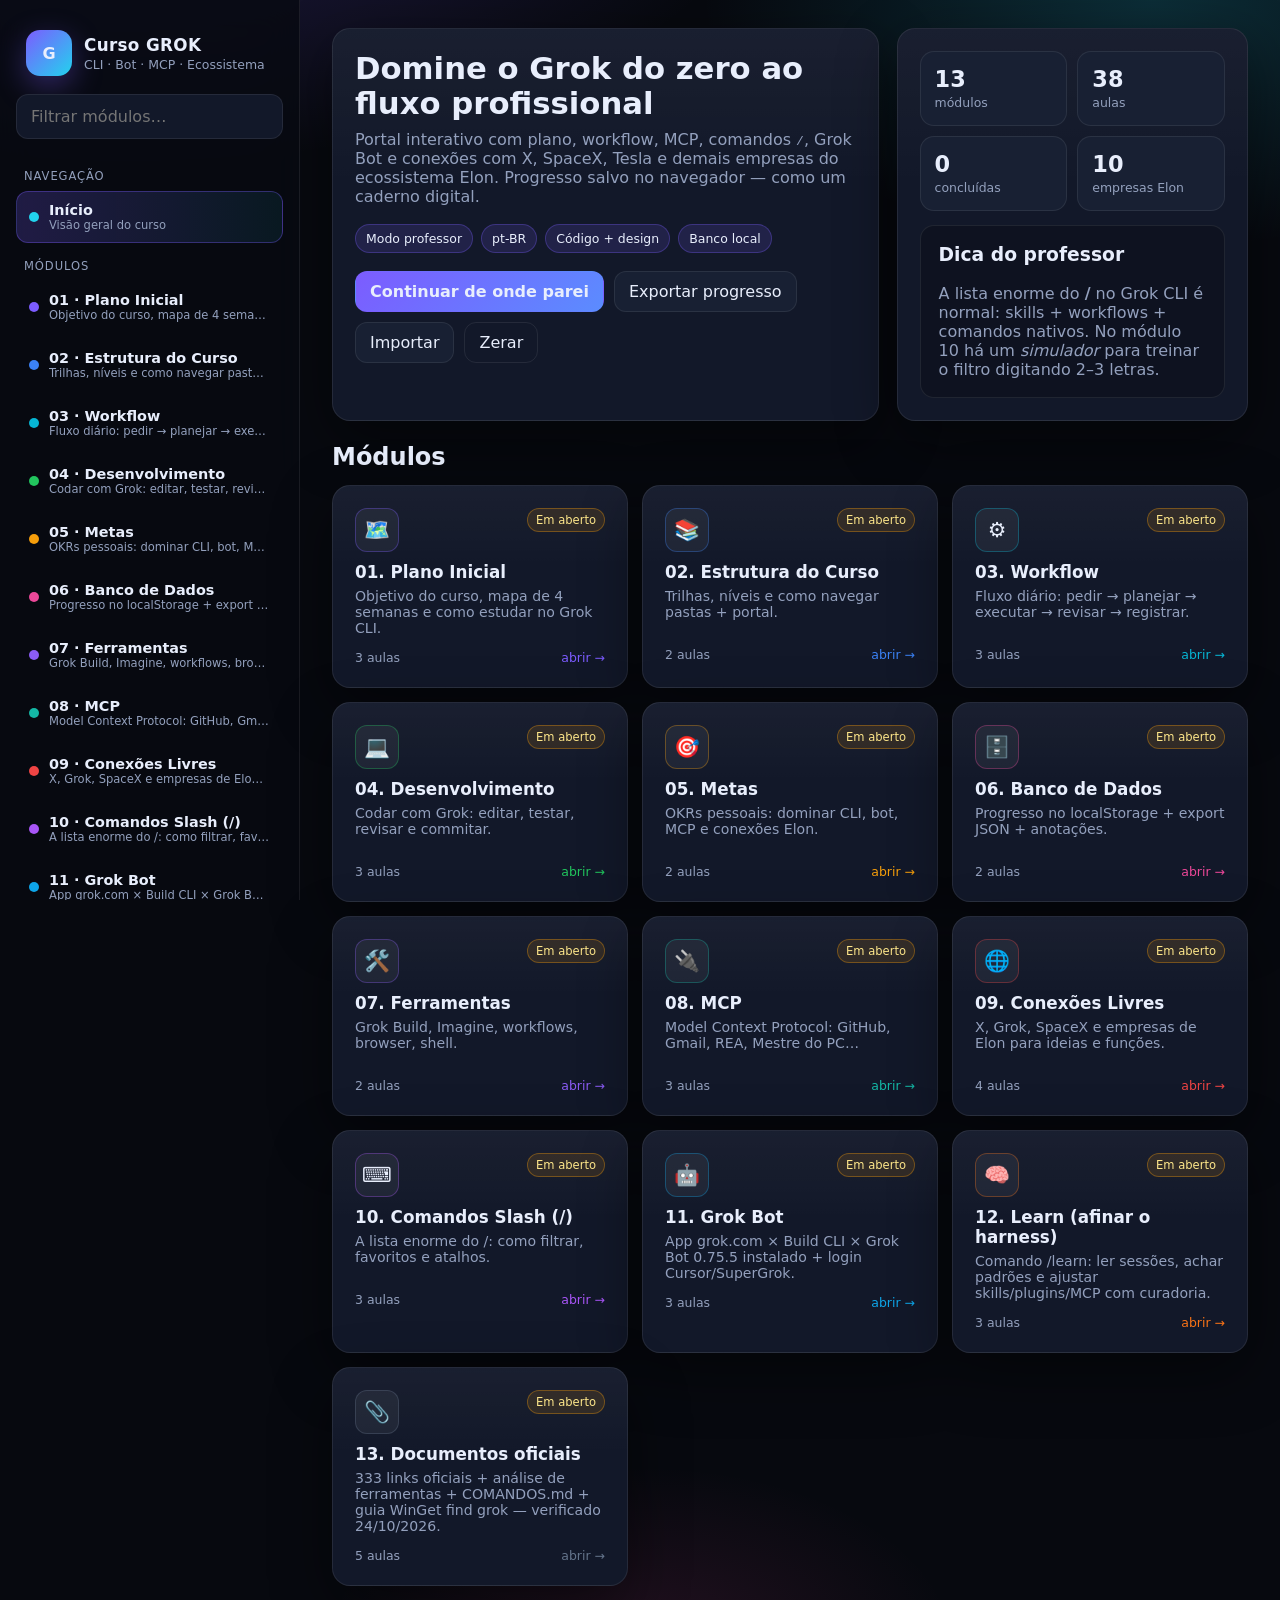
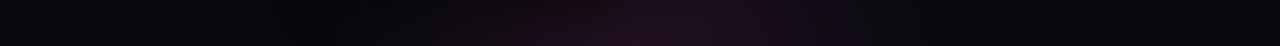
<file: index.html>
<!DOCTYPE html>
<html lang="pt-BR">
<head>
  <meta charset="UTF-8" />
  <meta name="viewport" content="width=device-width, initial-scale=1" />
  <title>Curso GROK — Portal de Aprendizagem</title>
  <meta name="description" content="Curso completo de Grok, Grok Bot, MCP, workflows e ecossistema Elon Musk." />
  <link rel="icon" href="./favicon.svg" type="image/svg+xml" />
  <link rel="stylesheet" href="./assets/css/curso.css" />
</head>
<body>
  <div class="app">
    <aside class="sidebar">
      <div class="brand">
        <div class="brand-badge">G</div>
        <div>
          <h1>Curso GROK</h1>
          <p>CLI · Bot · MCP · Ecossistema</p>
        </div>
      </div>

      <input id="search" class="search" type="search" placeholder="Filtrar módulos…" aria-label="Filtrar módulos" />

      <div class="nav-section">Navegação</div>
      <button class="nav-item active" id="btn-home" type="button">
        <span class="dot" style="background:var(--accent-2)"></span>
        <span class="meta"><strong>Início</strong><span>Visão geral do curso</span></span>
      </button>
      <div class="nav-section">Módulos</div>
      <div id="nav-modules"></div>

      <div class="progress-box">
        <h3>Progresso</h3>
        <div class="bar"><i id="progress-bar"></i></div>
        <p id="progress-text">0/0 aulas · 0%</p>
      </div>
    </aside>

    <main class="main">
      <section id="view-home">
        <div class="hero">
          <div class="card">
            <h2>Domine o Grok do zero ao fluxo profissional</h2>
            <p class="lead">
              Portal interativo com plano, workflow, MCP, comandos <code>/</code>,
              Grok Bot e conexões com X, SpaceX, Tesla e demais empresas do ecossistema Elon.
              Progresso salvo no navegador — como um caderno digital.
            </p>
            <div class="chips">
              <span class="chip">Modo professor</span>
              <span class="chip">pt-BR</span>
              <span class="chip">Código + design</span>
              <span class="chip">Banco local</span>
            </div>
            <div class="toolbar" style="margin-top:18px;margin-bottom:0">
              <button class="btn primary" id="btn-continue" type="button">Continuar de onde parei</button>
              <button class="btn" id="btn-export" type="button">Exportar progresso</button>
              <button class="btn" id="btn-import" type="button">Importar</button>
              <button class="btn ghost" id="btn-reset" type="button">Zerar</button>
              <input id="import-file" type="file" accept="application/json,.json" hidden />
            </div>
          </div>
          <div class="card">
            <div class="stat-grid">
              <div class="stat"><b id="stat-mods">0</b><span>módulos</span></div>
              <div class="stat"><b id="stat-aulas">0</b><span>aulas</span></div>
              <div class="stat"><b id="stat-done">0</b><span>concluídas</span></div>
              <div class="stat"><b id="stat-emp">0</b><span>empresas Elon</span></div>
            </div>
            <div class="content-block" style="margin-top:14px">
              <h3 style="margin-top:0">Dica do professor</h3>
              <p style="margin:0;color:var(--muted)">
                A lista enorme do <strong>/</strong> no Grok CLI é normal: skills + workflows + comandos nativos.
                No módulo 10 há um <em>simulador</em> para treinar o filtro digitando 2–3 letras.
              </p>
            </div>
          </div>
        </div>

        <div class="panel-title">
          <h2>Módulos</h2>
        </div>
        <div class="grid" id="module-cards"></div>
      </section>

      <section id="view-module" class="hidden">
        <div id="module-body"></div>
      </section>
    </main>
  </div>

  <div id="toast" class="toast" role="status" aria-live="polite"></div>
  <script src="./assets/js/curso.js"></script>
</body>
</html>
</file>
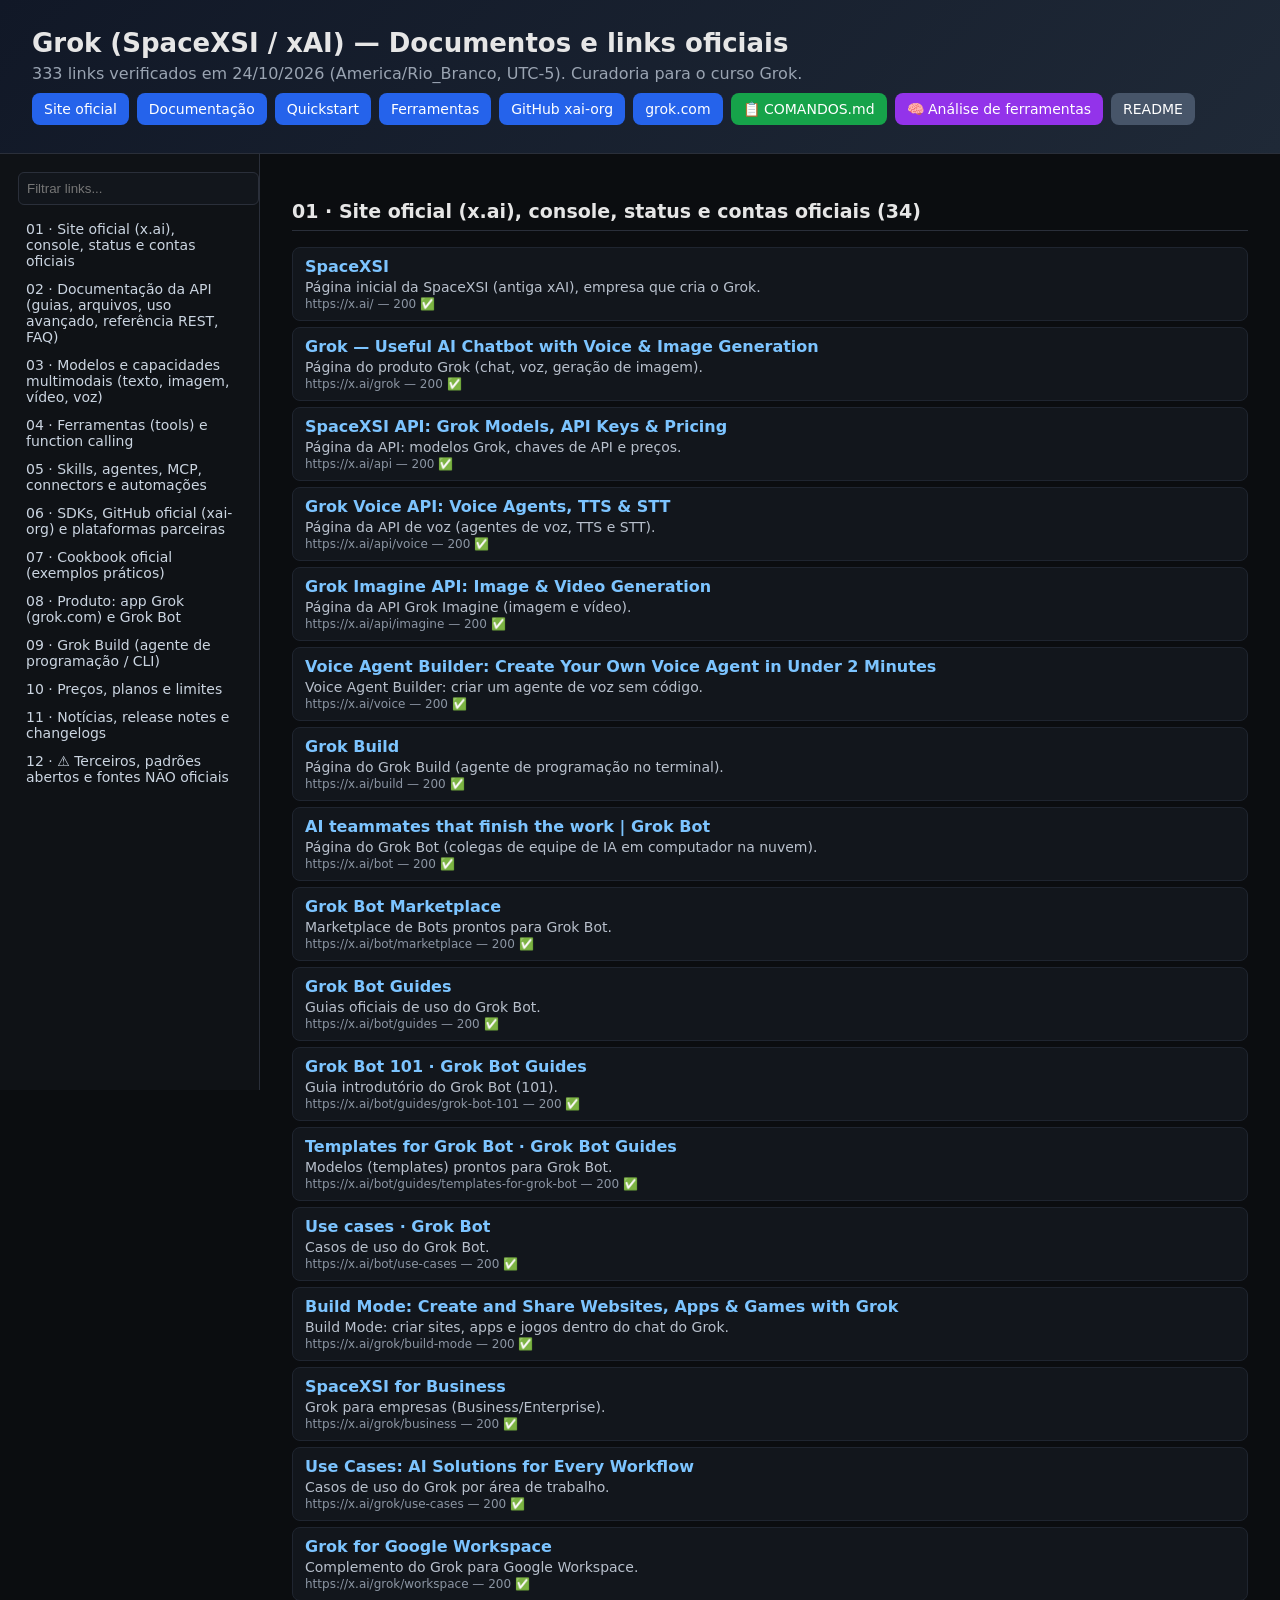
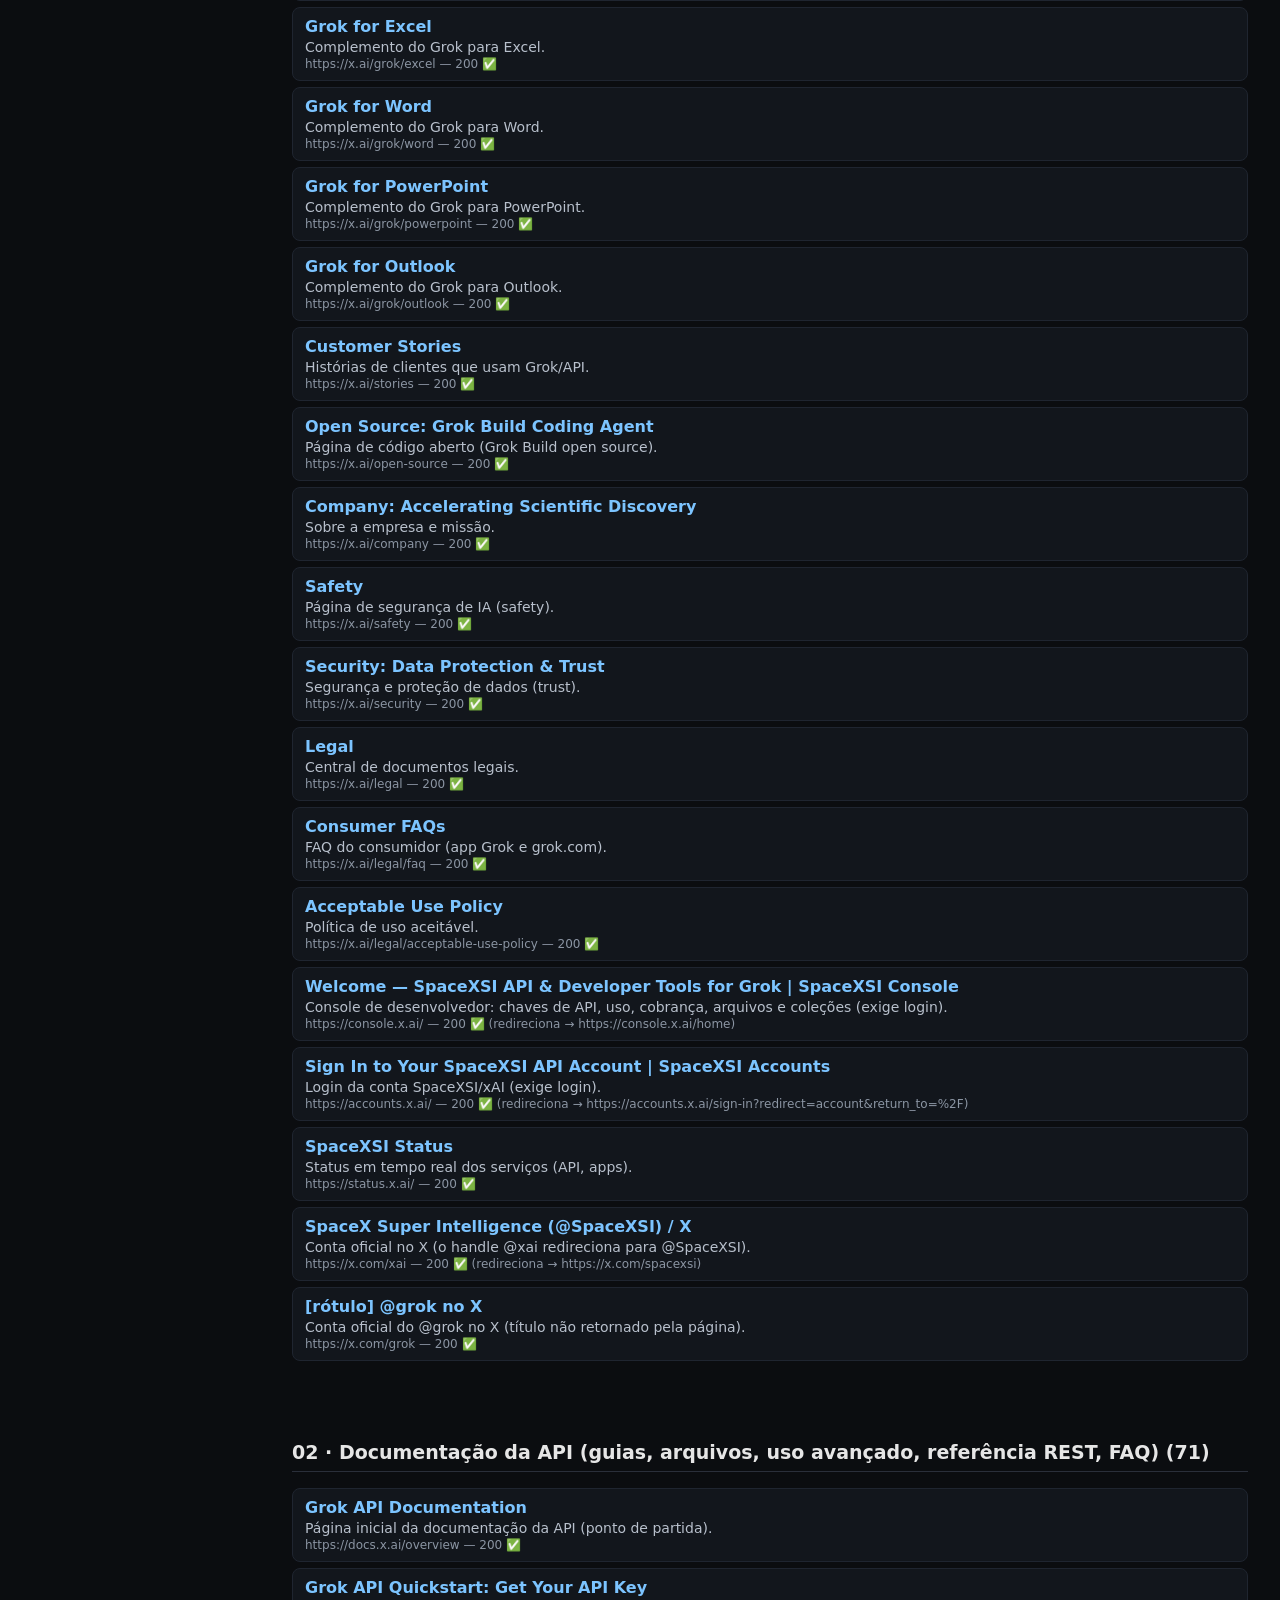
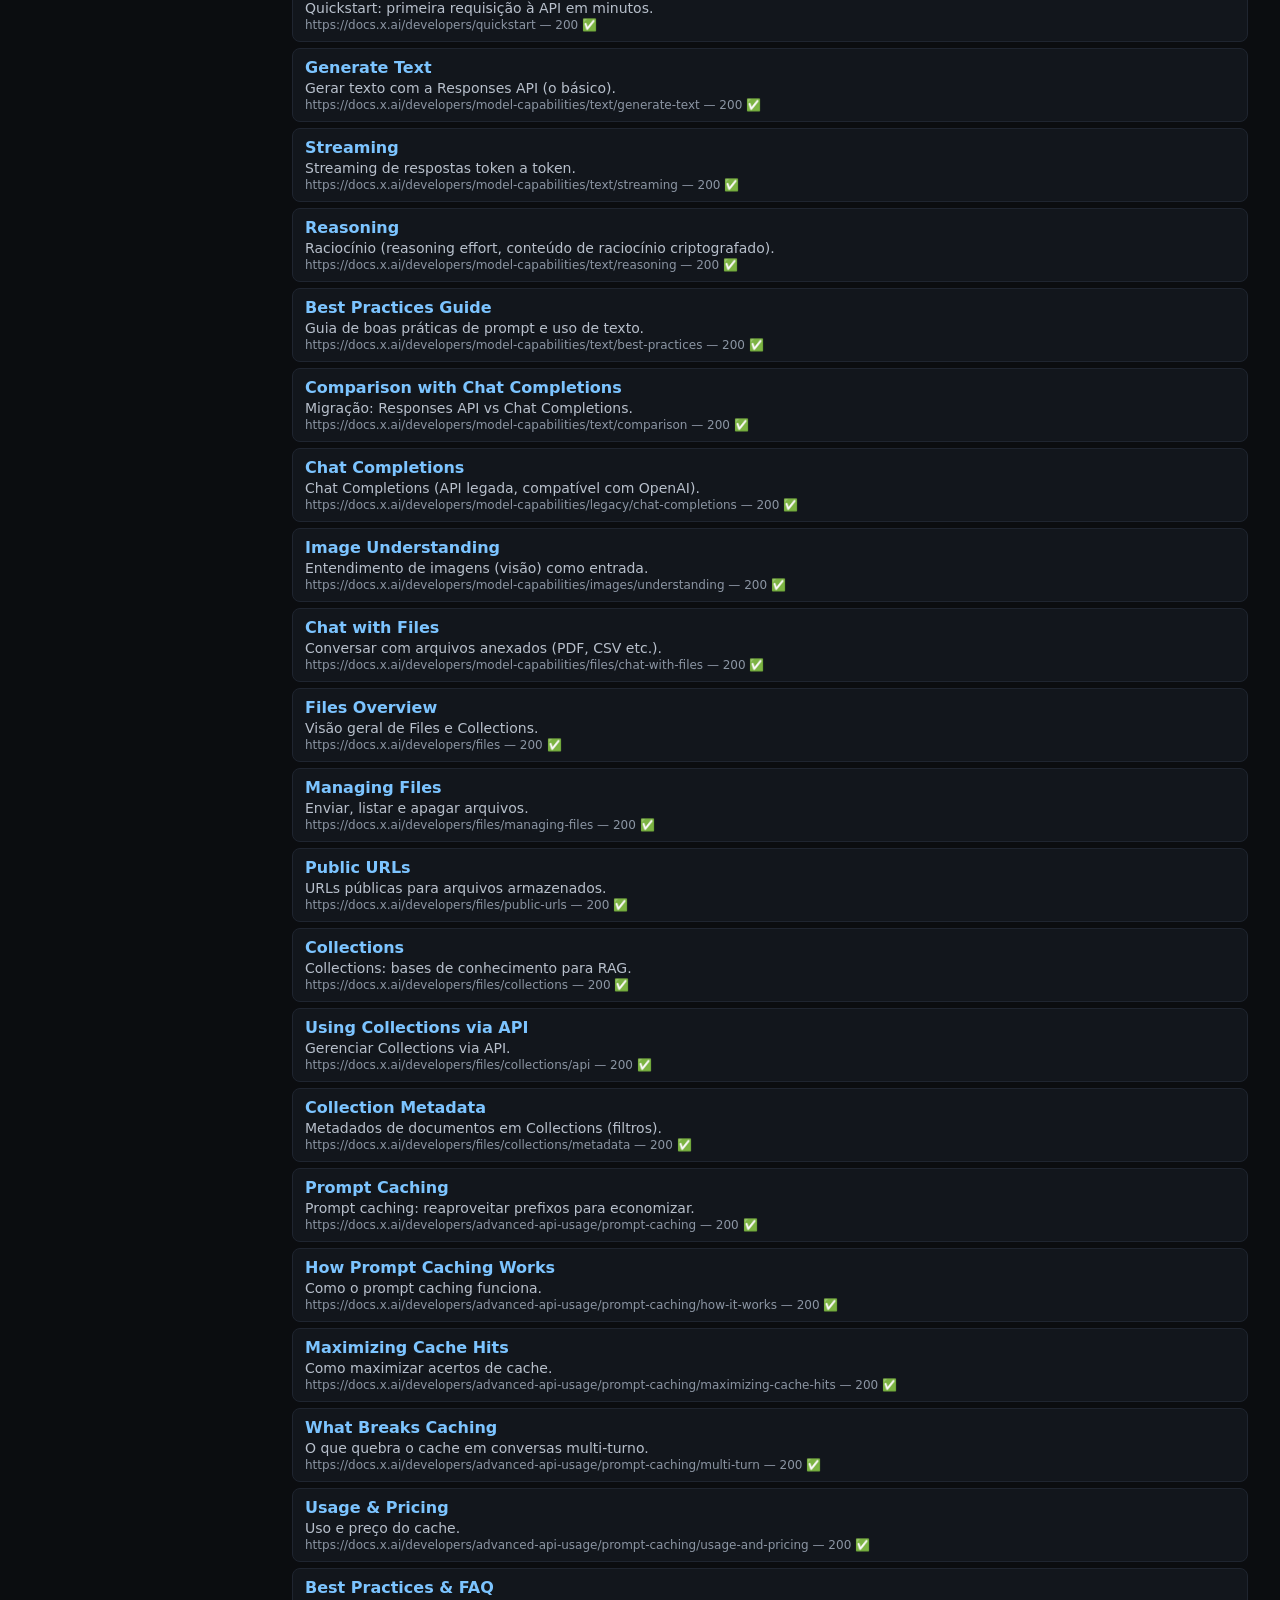
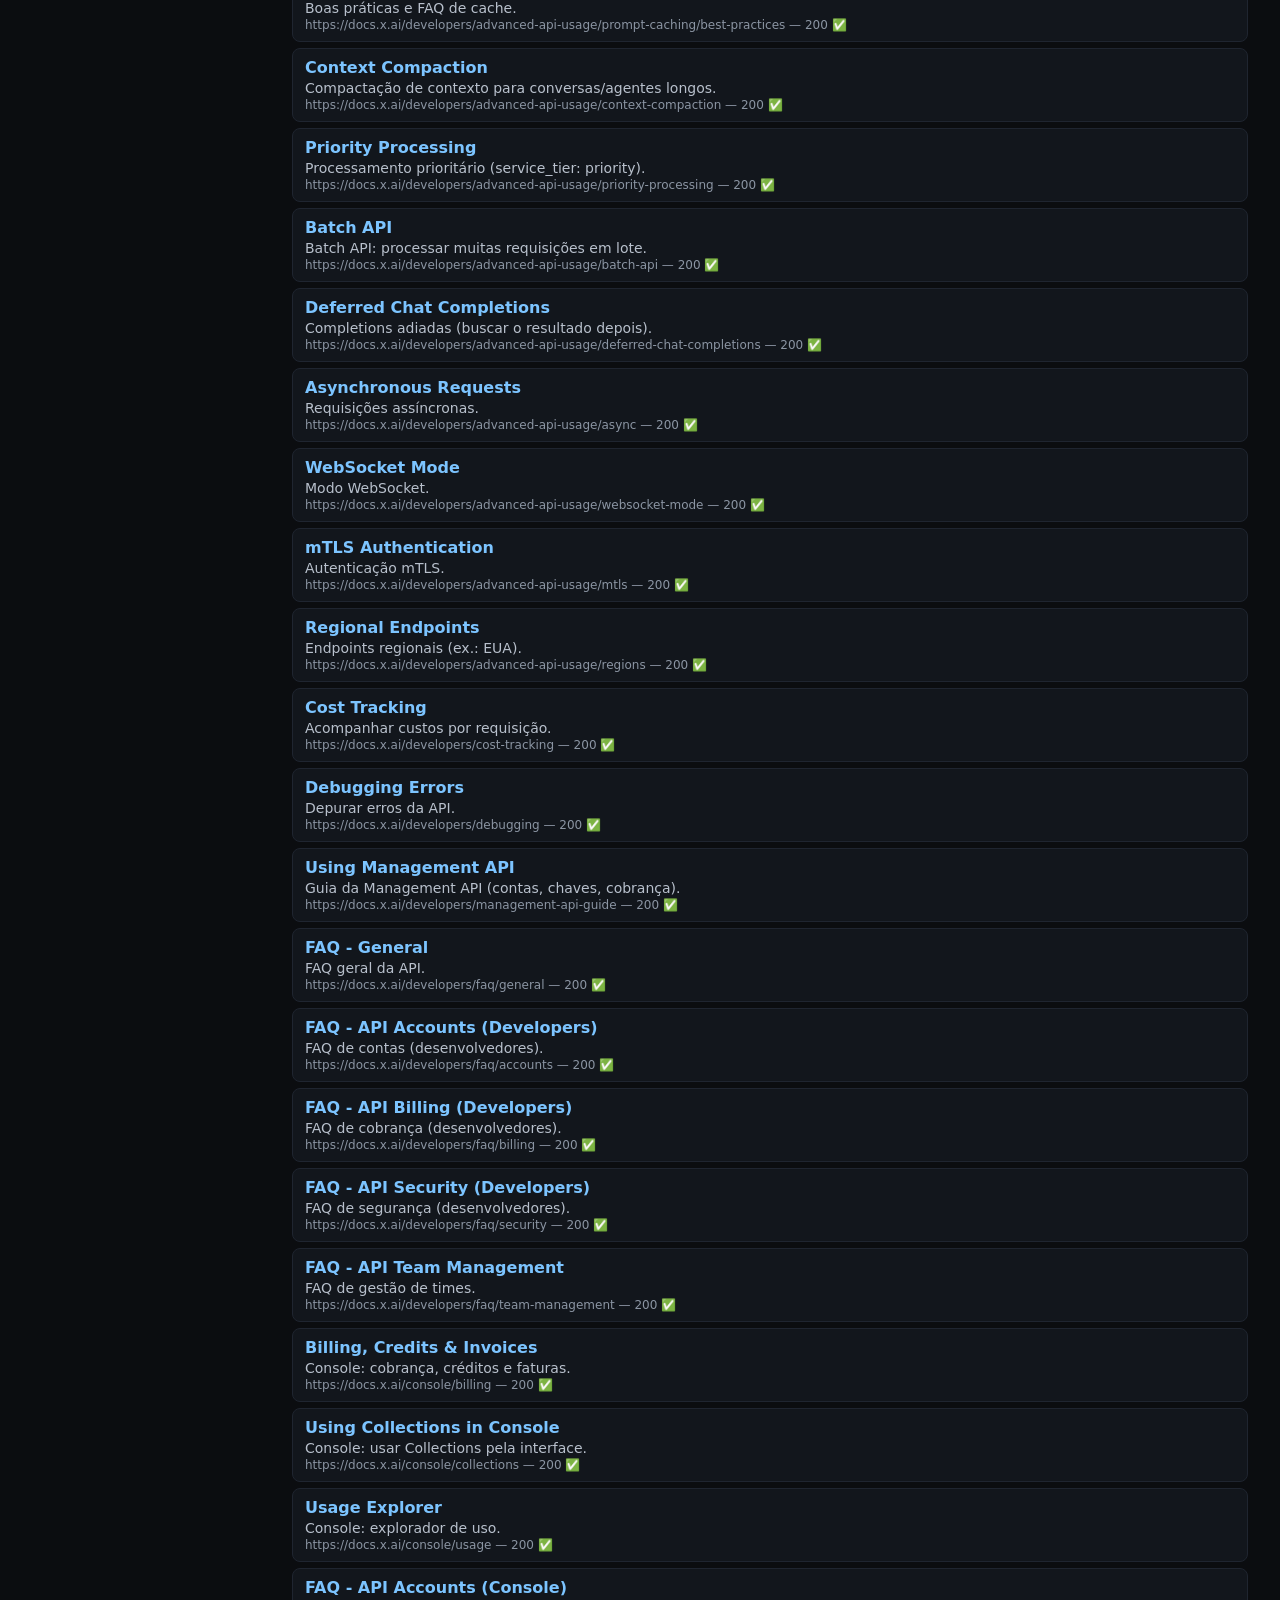
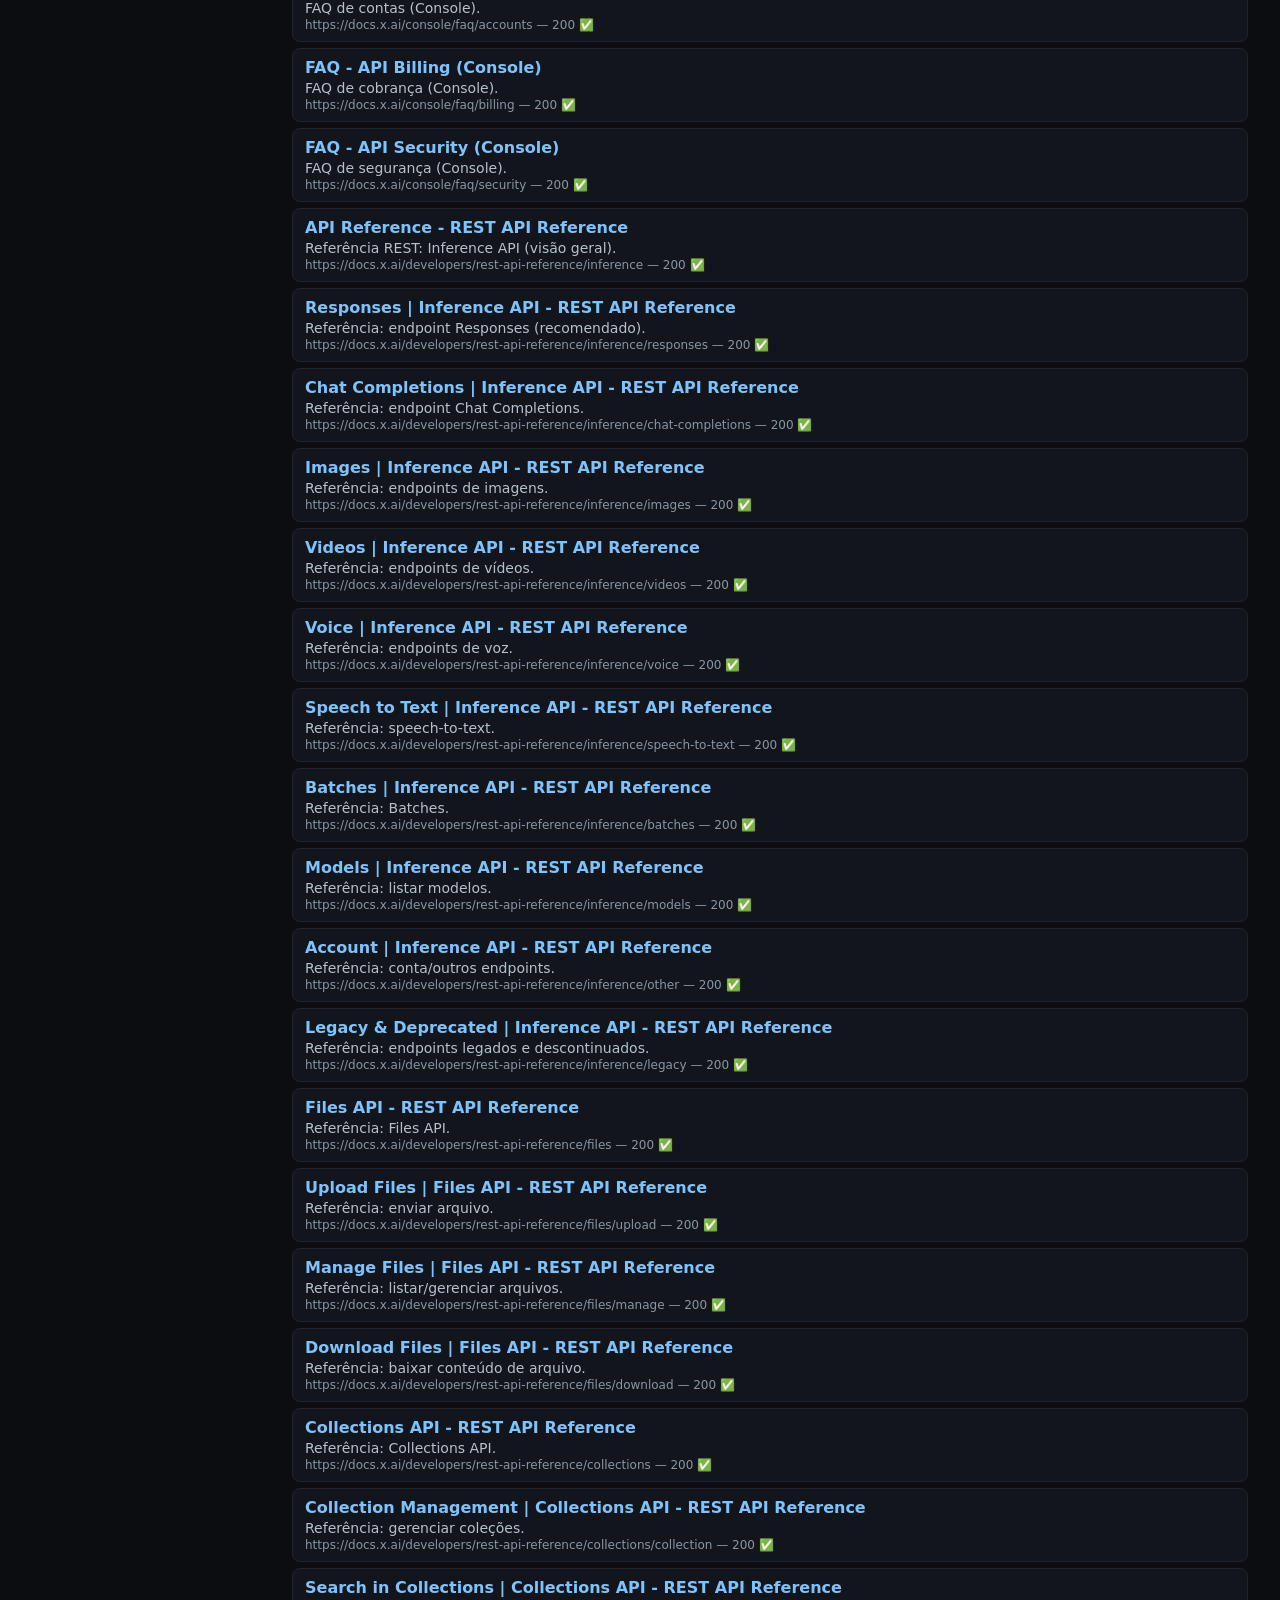
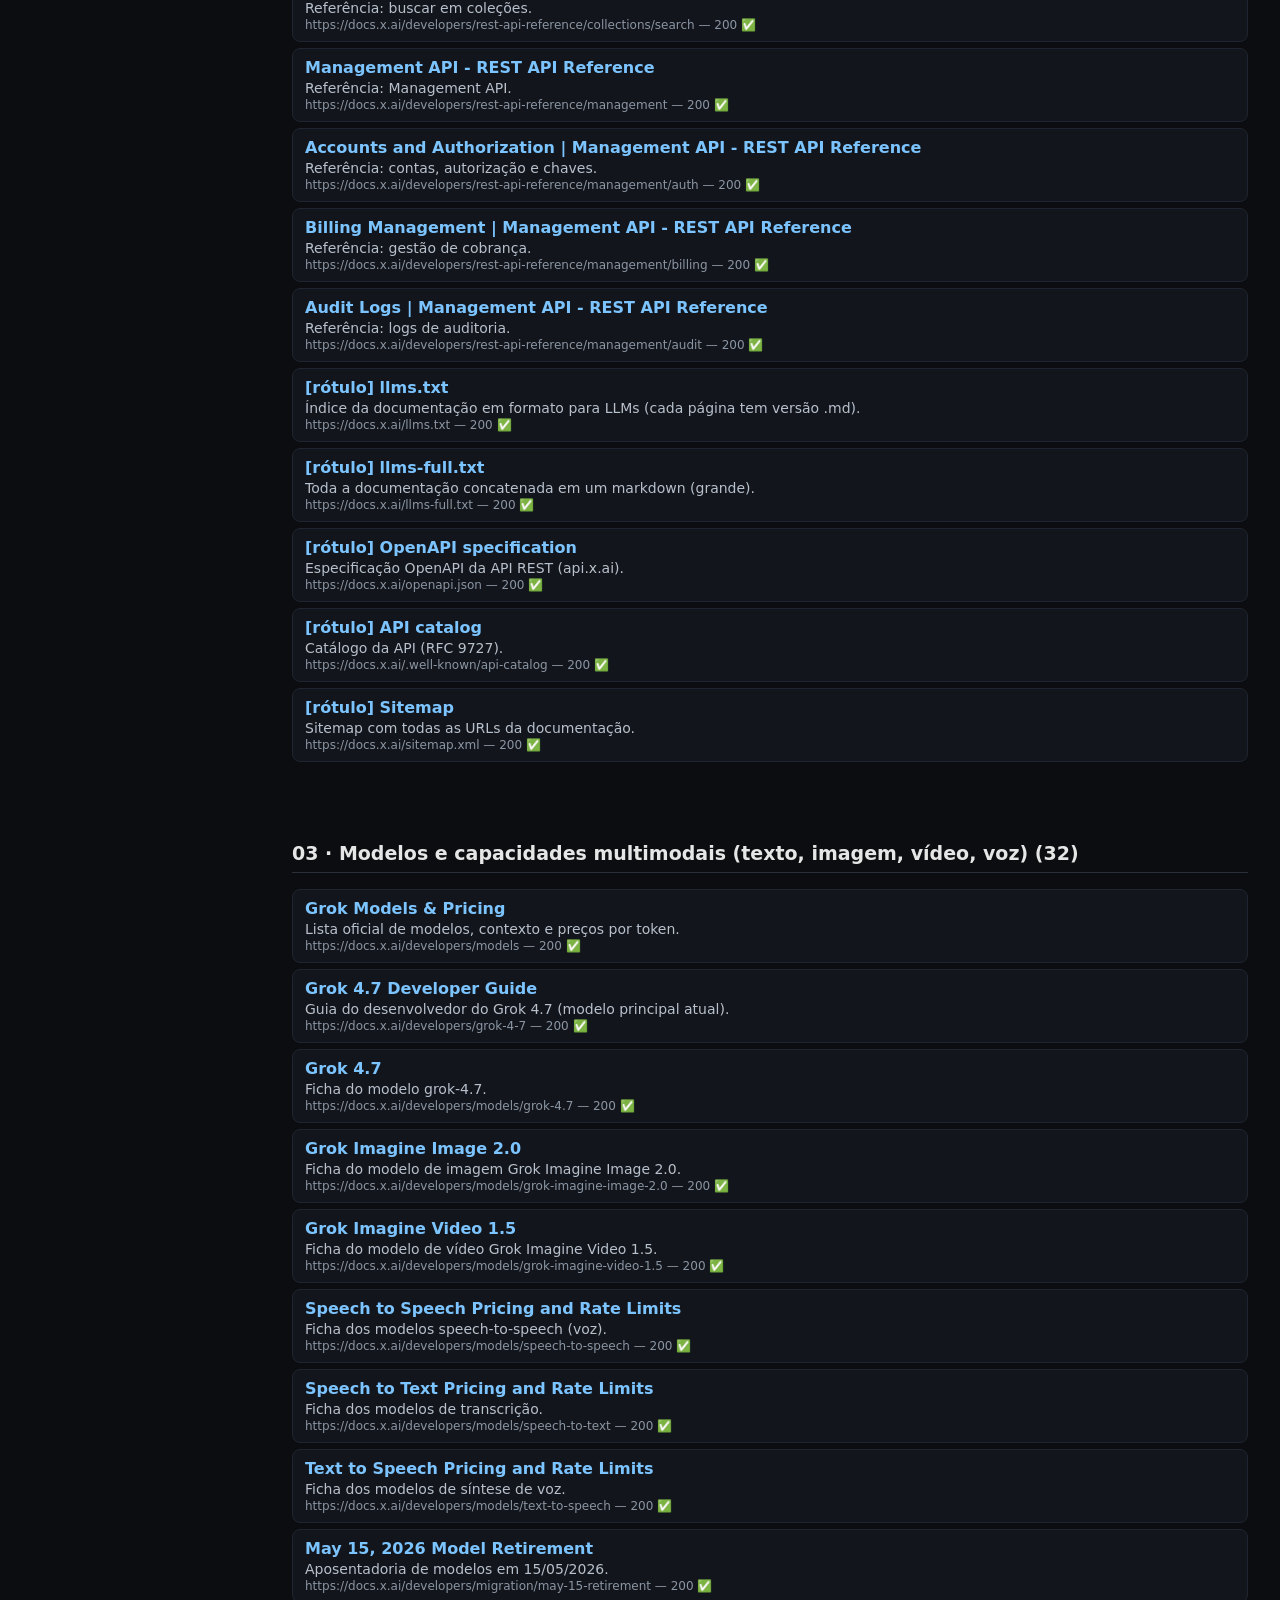
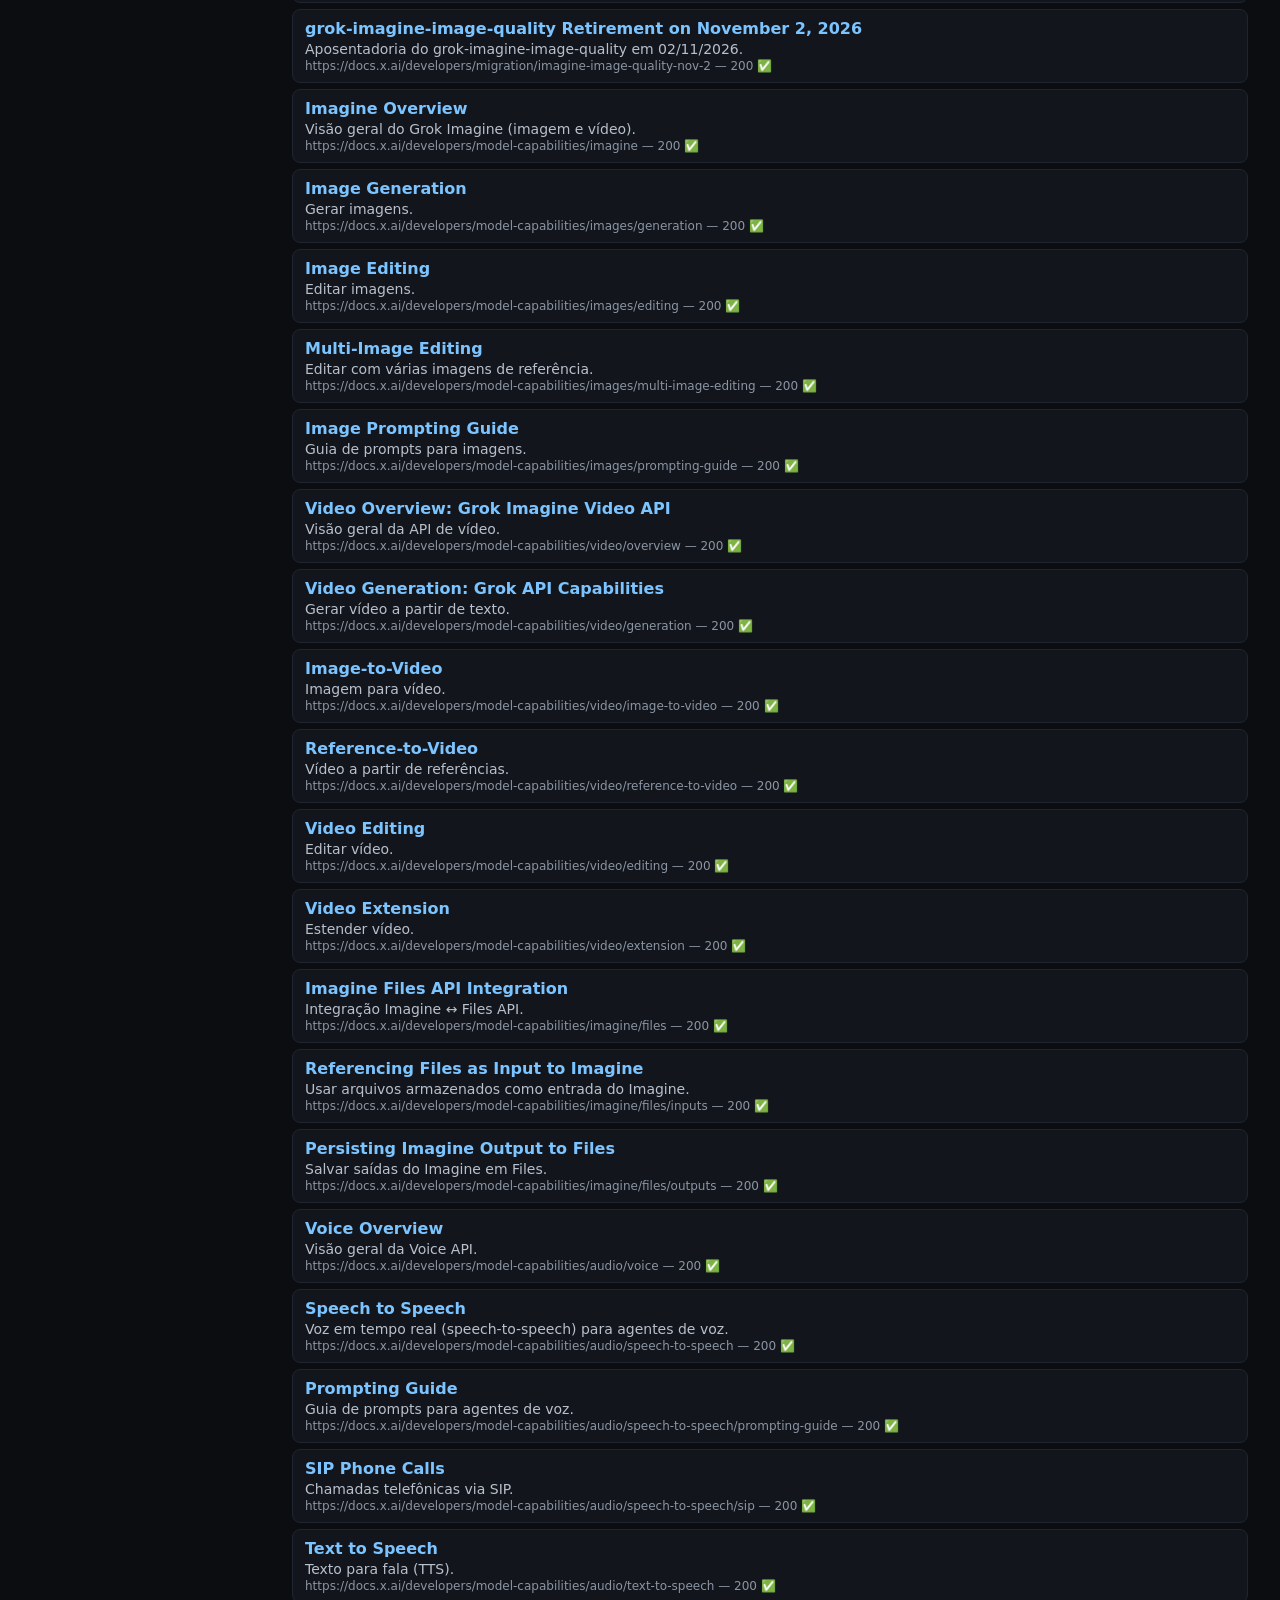
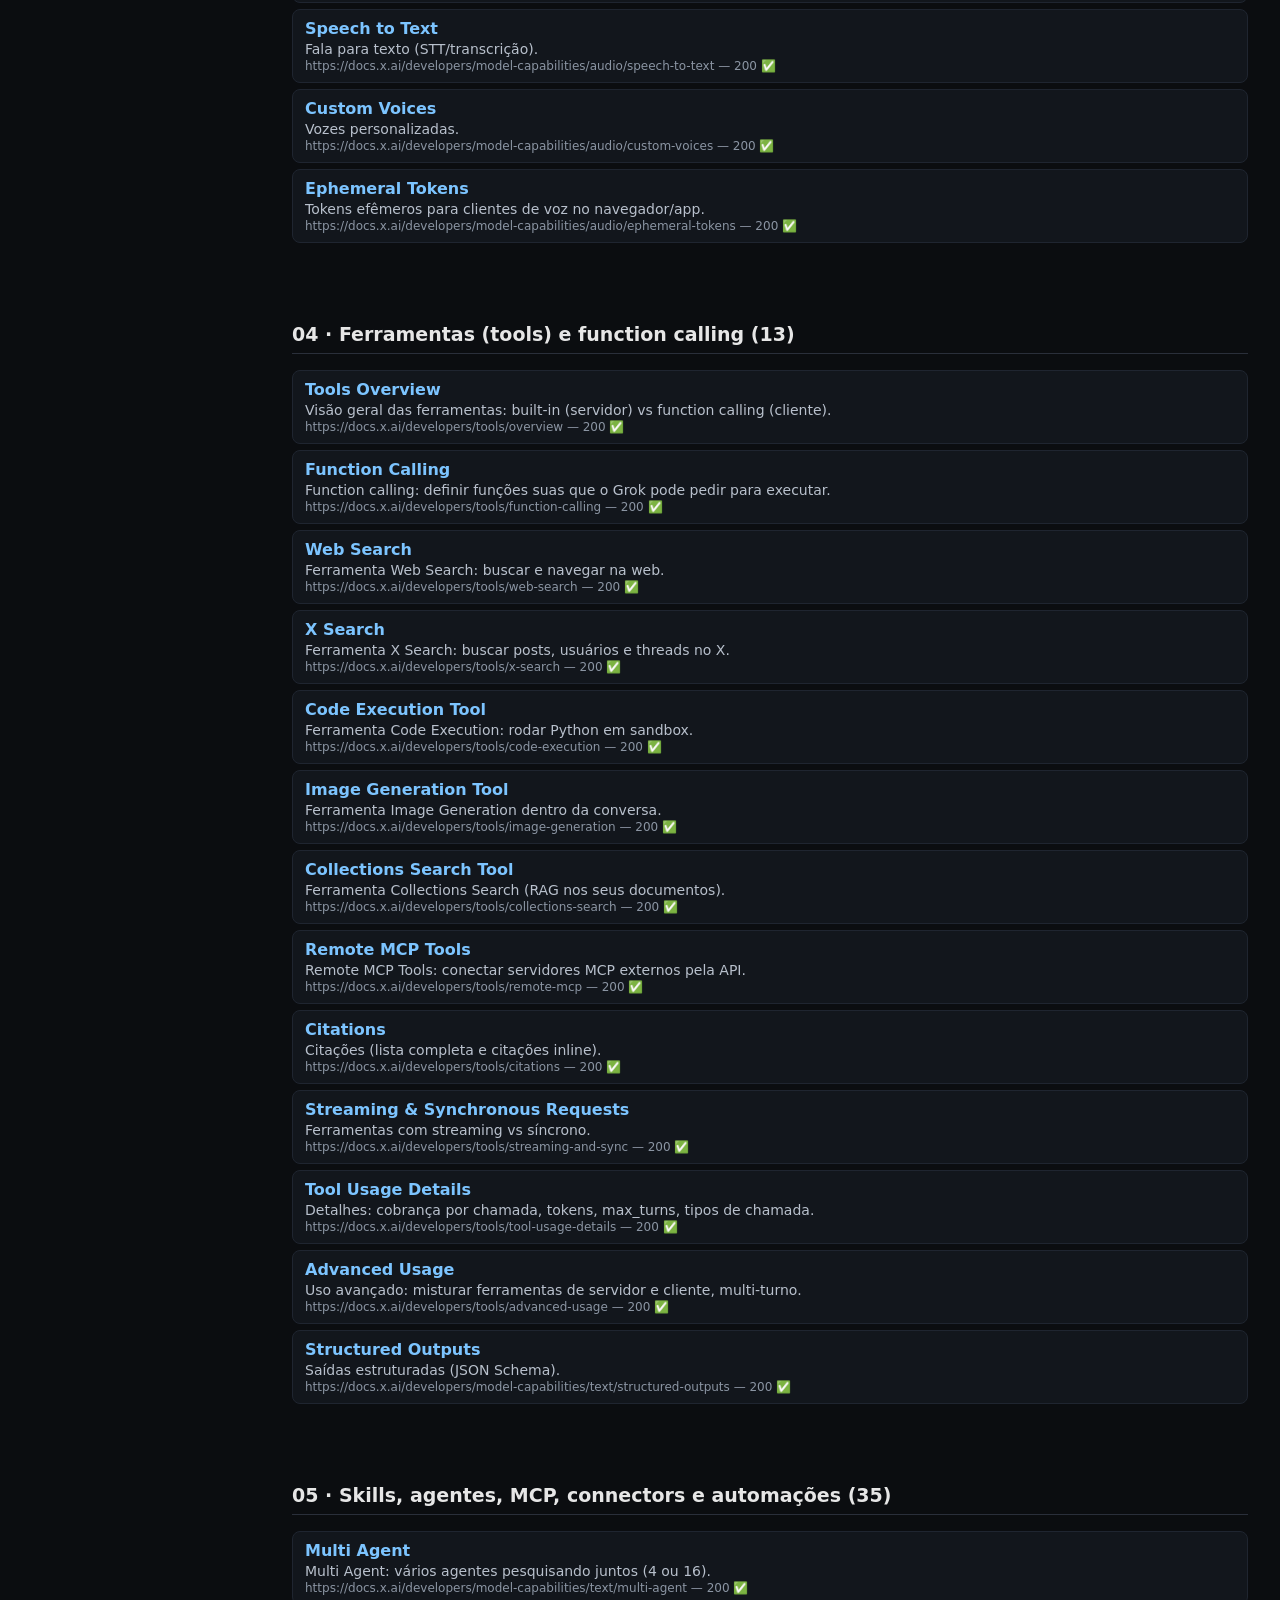
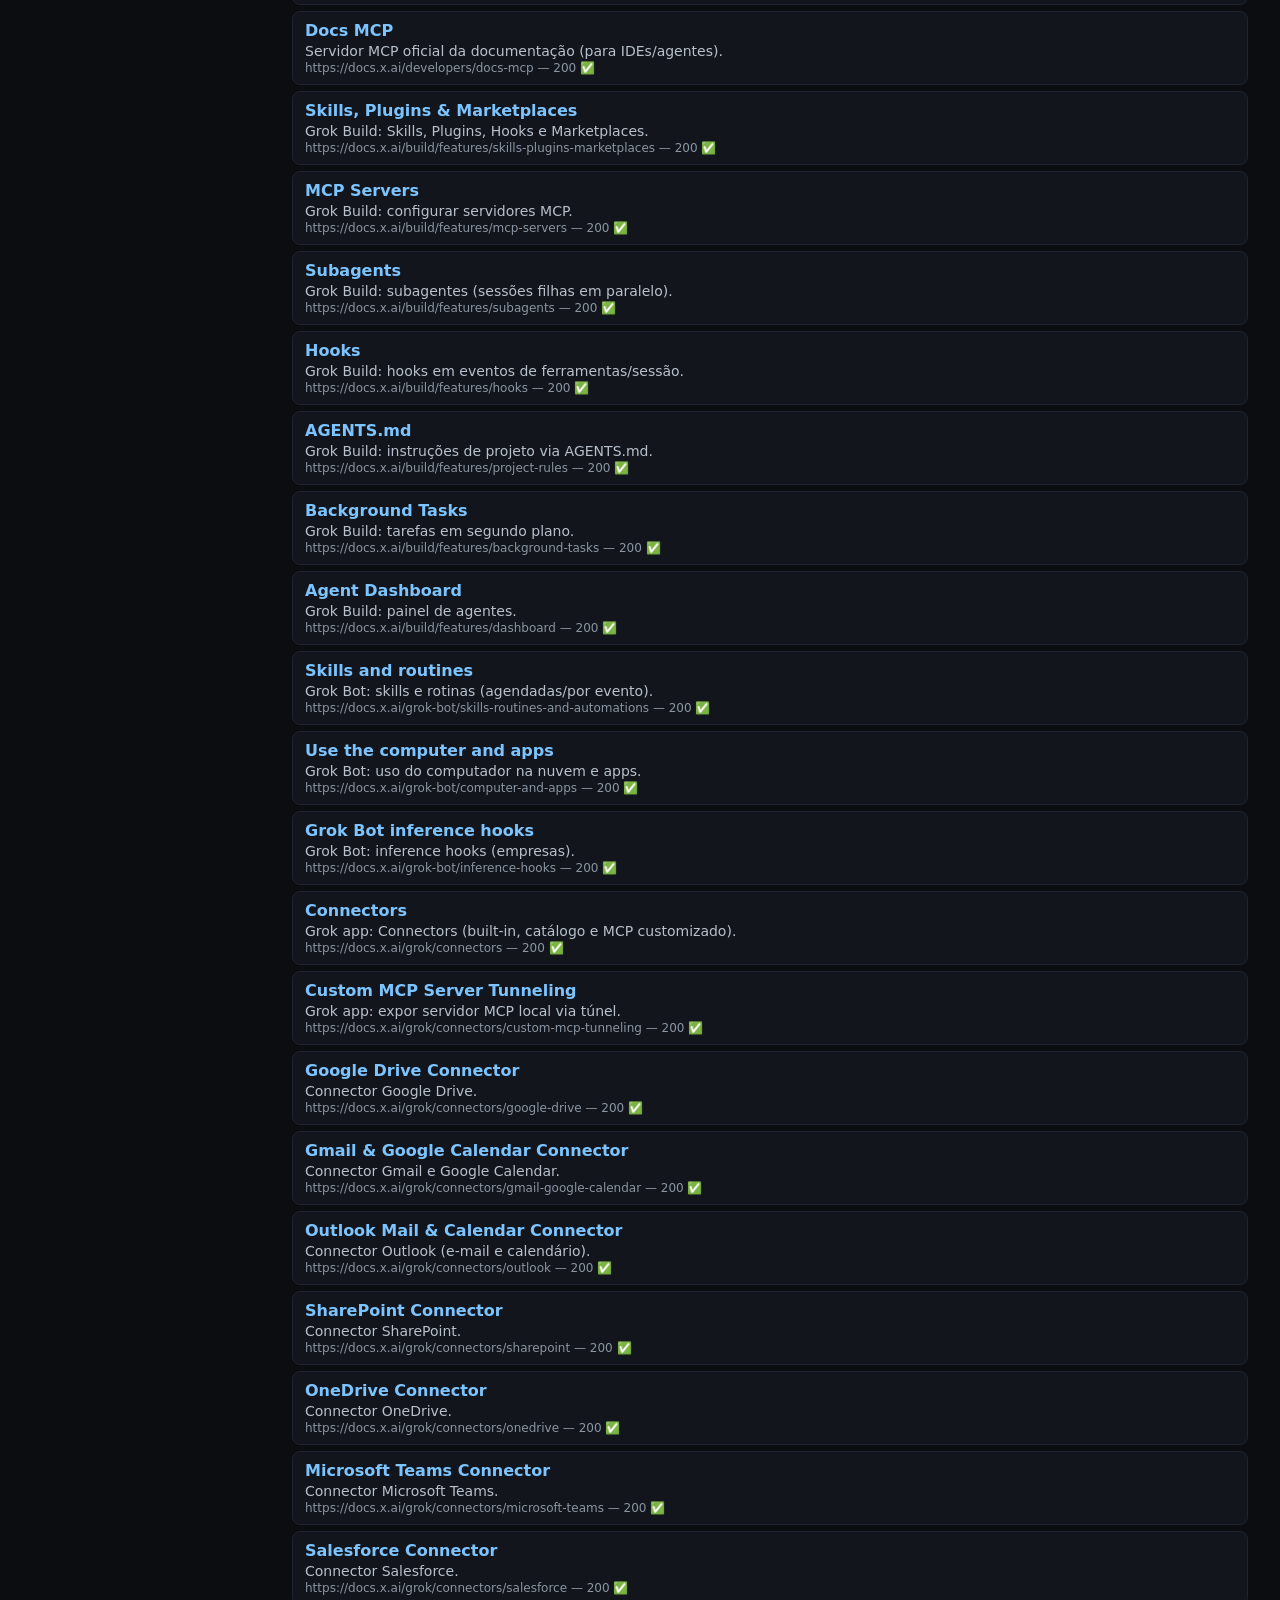
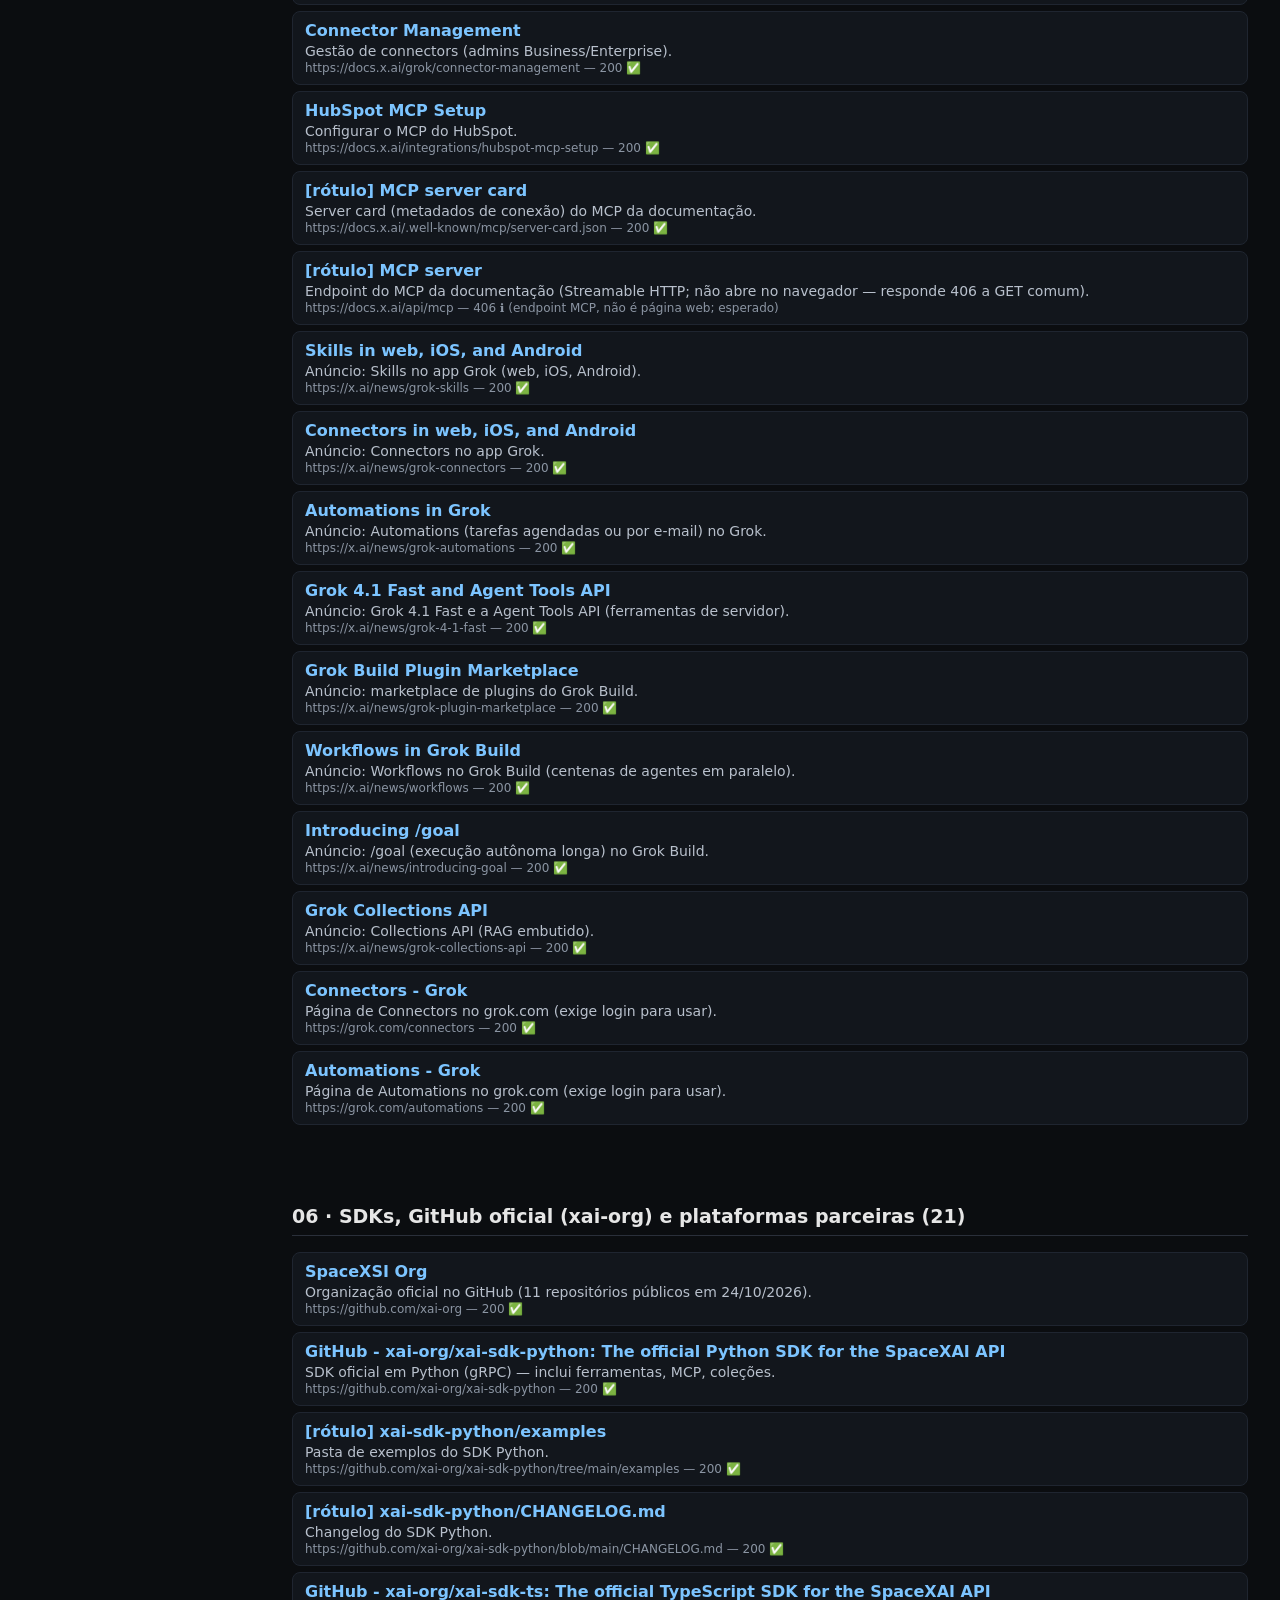
<file: 13-documentos/index.html>
<!doctype html><html lang="pt-BR"><head><meta charset="utf-8"><meta name="viewport" content="width=device-width,initial-scale=1"><title>Grok — Documentos e Links Oficiais</title><style>
body{font-family:system-ui,-apple-system,Segoe UI,Roboto,sans-serif;margin:0;background:#0b0d10;color:#e6e6e6}header{padding:28px 32px;background:linear-gradient(135deg,#111827,#1f2937);border-bottom:1px solid #2a2f3a}h1{margin:0 0 6px;font-size:26px}header p{margin:4px 0;color:#9aa4b2}
main{display:grid;grid-template-columns:260px 1fr;gap:0}nav{position:sticky;top:0;height:100vh;overflow:auto;padding:18px;border-right:1px solid #2a2f3a;background:#0f1216}nav a{display:block;color:#cbd5e1;text-decoration:none;padding:6px 8px;border-radius:6px;font-size:14px}nav a:hover{background:#1f2937}
section{padding:18px 32px}h2{font-size:19px;border-bottom:1px solid #2a2f3a;padding-bottom:8px;margin-top:28px}ul{list-style:none;padding:0}li{padding:9px 12px;margin:6px 0;background:#12161c;border:1px solid #1f2530;border-radius:8px}li a{color:#7cc4ff;font-weight:600;text-decoration:none}li a:hover{text-decoration:underline}.d{color:#b8c0cc;font-size:14px;margin-top:3px}.s{font-size:12px;color:#8b95a3;margin-top:2px}.warn{background:#2a1f0b;border:1px solid #7a5a12;padding:10px;border-radius:8px;color:#f5d48a}
.start a{display:inline-block;margin:6px 8px 0 0;padding:8px 12px;background:#2563eb;color:#fff;border-radius:8px;text-decoration:none;font-size:14px}input{width:100%;padding:8px;border-radius:6px;border:1px solid #2a2f3a;background:#12161c;color:#e6e6e6;margin-bottom:10px}@media(max-width:800px){main{grid-template-columns:1fr}nav{position:static;height:auto}}</style></head><body>
<header><h1>Grok (SpaceXSI / xAI) — Documentos e links oficiais</h1><p>333 links verificados em 24/10/2026 (America/Rio_Branco, UTC-5). Curadoria para o curso Grok.</p><div class="start">
<a href="https://x.ai/">Site oficial</a><a href="https://docs.x.ai/overview">Documentação</a><a href="https://docs.x.ai/developers/quickstart">Quickstart</a><a href="https://docs.x.ai/developers/tools/overview">Ferramentas</a><a href="https://github.com/xai-org">GitHub xai-org</a><a href="https://grok.com/">grok.com</a><a href="COMANDOS.md" style="background:#16a34a">📋 COMANDOS.md</a><a href="ANALISE-FERRAMENTAS.md" style="background:#9333ea">🧠 Análise de ferramentas</a><a href="README.md" style="background:#475569">README</a></div></header>
<main><nav><input id="q" placeholder="Filtrar links..." oninput="f()">
<a href="#01-site-oficial">01 · Site oficial (x.ai), console, status e contas oficiais</a>
<a href="#02-documentacao-api">02 · Documentação da API (guias, arquivos, uso avançado, referência REST, FAQ)</a>
<a href="#03-modelos-e-multimodal">03 · Modelos e capacidades multimodais (texto, imagem, vídeo, voz)</a>
<a href="#04-ferramentas-e-function-calling">04 · Ferramentas (tools) e function calling</a>
<a href="#05-skills-agentes-mcp">05 · Skills, agentes, MCP, connectors e automações</a>
<a href="#06-sdks-e-github">06 · SDKs, GitHub oficial (xai-org) e plataformas parceiras</a>
<a href="#07-cookbook-exemplos">07 · Cookbook oficial (exemplos práticos)</a>
<a href="#08-produto-grok-app-e-grok-bot">08 · Produto: app Grok (grok.com) e Grok Bot</a>
<a href="#09-grok-build-cli">09 · Grok Build (agente de programação / CLI)</a>
<a href="#10-precos-e-limites">10 · Preços, planos e limites</a>
<a href="#11-noticias-e-changelog">11 · Notícias, release notes e changelogs</a>
<a href="#12-comunidade-e-terceiros-nao-oficial">12 · ⚠️ Terceiros, padrões abertos e fontes NÃO oficiais</a>
</nav><div>
<section id="01-site-oficial"><h2>01 · Site oficial (x.ai), console, status e contas oficiais (34)</h2>
<ul>
<li><a href="https://x.ai/" target="_blank" rel="noopener">SpaceXSI</a><div class="d">Página inicial da SpaceXSI (antiga xAI), empresa que cria o Grok.</div><div class="s">https://x.ai/ — 200 ✅</div></li>
<li><a href="https://x.ai/grok" target="_blank" rel="noopener">Grok — Useful AI Chatbot with Voice &amp; Image Generation</a><div class="d">Página do produto Grok (chat, voz, geração de imagem).</div><div class="s">https://x.ai/grok — 200 ✅</div></li>
<li><a href="https://x.ai/api" target="_blank" rel="noopener">SpaceXSI API: Grok Models, API Keys &amp; Pricing</a><div class="d">Página da API: modelos Grok, chaves de API e preços.</div><div class="s">https://x.ai/api — 200 ✅</div></li>
<li><a href="https://x.ai/api/voice" target="_blank" rel="noopener">Grok Voice API: Voice Agents, TTS &amp; STT</a><div class="d">Página da API de voz (agentes de voz, TTS e STT).</div><div class="s">https://x.ai/api/voice — 200 ✅</div></li>
<li><a href="https://x.ai/api/imagine" target="_blank" rel="noopener">Grok Imagine API: Image &amp; Video Generation</a><div class="d">Página da API Grok Imagine (imagem e vídeo).</div><div class="s">https://x.ai/api/imagine — 200 ✅</div></li>
<li><a href="https://x.ai/voice" target="_blank" rel="noopener">Voice Agent Builder: Create Your Own Voice Agent in Under 2 Minutes</a><div class="d">Voice Agent Builder: criar um agente de voz sem código.</div><div class="s">https://x.ai/voice — 200 ✅</div></li>
<li><a href="https://x.ai/build" target="_blank" rel="noopener">Grok Build</a><div class="d">Página do Grok Build (agente de programação no terminal).</div><div class="s">https://x.ai/build — 200 ✅</div></li>
<li><a href="https://x.ai/bot" target="_blank" rel="noopener">AI teammates that finish the work | Grok Bot</a><div class="d">Página do Grok Bot (colegas de equipe de IA em computador na nuvem).</div><div class="s">https://x.ai/bot — 200 ✅</div></li>
<li><a href="https://x.ai/bot/marketplace" target="_blank" rel="noopener">Grok Bot Marketplace</a><div class="d">Marketplace de Bots prontos para Grok Bot.</div><div class="s">https://x.ai/bot/marketplace — 200 ✅</div></li>
<li><a href="https://x.ai/bot/guides" target="_blank" rel="noopener">Grok Bot Guides</a><div class="d">Guias oficiais de uso do Grok Bot.</div><div class="s">https://x.ai/bot/guides — 200 ✅</div></li>
<li><a href="https://x.ai/bot/guides/grok-bot-101" target="_blank" rel="noopener">Grok Bot 101 · Grok Bot Guides</a><div class="d">Guia introdutório do Grok Bot (101).</div><div class="s">https://x.ai/bot/guides/grok-bot-101 — 200 ✅</div></li>
<li><a href="https://x.ai/bot/guides/templates-for-grok-bot" target="_blank" rel="noopener">Templates for Grok Bot · Grok Bot Guides</a><div class="d">Modelos (templates) prontos para Grok Bot.</div><div class="s">https://x.ai/bot/guides/templates-for-grok-bot — 200 ✅</div></li>
<li><a href="https://x.ai/bot/use-cases" target="_blank" rel="noopener">Use cases · Grok Bot</a><div class="d">Casos de uso do Grok Bot.</div><div class="s">https://x.ai/bot/use-cases — 200 ✅</div></li>
<li><a href="https://x.ai/grok/build-mode" target="_blank" rel="noopener">Build Mode: Create and Share Websites, Apps &amp; Games with Grok</a><div class="d">Build Mode: criar sites, apps e jogos dentro do chat do Grok.</div><div class="s">https://x.ai/grok/build-mode — 200 ✅</div></li>
<li><a href="https://x.ai/grok/business" target="_blank" rel="noopener">SpaceXSI for Business</a><div class="d">Grok para empresas (Business/Enterprise).</div><div class="s">https://x.ai/grok/business — 200 ✅</div></li>
<li><a href="https://x.ai/grok/use-cases" target="_blank" rel="noopener">Use Cases: AI Solutions for Every Workflow</a><div class="d">Casos de uso do Grok por área de trabalho.</div><div class="s">https://x.ai/grok/use-cases — 200 ✅</div></li>
<li><a href="https://x.ai/grok/workspace" target="_blank" rel="noopener">Grok for Google Workspace</a><div class="d">Complemento do Grok para Google Workspace.</div><div class="s">https://x.ai/grok/workspace — 200 ✅</div></li>
<li><a href="https://x.ai/grok/excel" target="_blank" rel="noopener">Grok for Excel</a><div class="d">Complemento do Grok para Excel.</div><div class="s">https://x.ai/grok/excel — 200 ✅</div></li>
<li><a href="https://x.ai/grok/word" target="_blank" rel="noopener">Grok for Word</a><div class="d">Complemento do Grok para Word.</div><div class="s">https://x.ai/grok/word — 200 ✅</div></li>
<li><a href="https://x.ai/grok/powerpoint" target="_blank" rel="noopener">Grok for PowerPoint</a><div class="d">Complemento do Grok para PowerPoint.</div><div class="s">https://x.ai/grok/powerpoint — 200 ✅</div></li>
<li><a href="https://x.ai/grok/outlook" target="_blank" rel="noopener">Grok for Outlook</a><div class="d">Complemento do Grok para Outlook.</div><div class="s">https://x.ai/grok/outlook — 200 ✅</div></li>
<li><a href="https://x.ai/stories" target="_blank" rel="noopener">Customer Stories</a><div class="d">Histórias de clientes que usam Grok/API.</div><div class="s">https://x.ai/stories — 200 ✅</div></li>
<li><a href="https://x.ai/open-source" target="_blank" rel="noopener">Open Source: Grok Build Coding Agent</a><div class="d">Página de código aberto (Grok Build open source).</div><div class="s">https://x.ai/open-source — 200 ✅</div></li>
<li><a href="https://x.ai/company" target="_blank" rel="noopener">Company: Accelerating Scientific Discovery</a><div class="d">Sobre a empresa e missão.</div><div class="s">https://x.ai/company — 200 ✅</div></li>
<li><a href="https://x.ai/safety" target="_blank" rel="noopener">Safety</a><div class="d">Página de segurança de IA (safety).</div><div class="s">https://x.ai/safety — 200 ✅</div></li>
<li><a href="https://x.ai/security" target="_blank" rel="noopener">Security: Data Protection &amp; Trust</a><div class="d">Segurança e proteção de dados (trust).</div><div class="s">https://x.ai/security — 200 ✅</div></li>
<li><a href="https://x.ai/legal" target="_blank" rel="noopener">Legal</a><div class="d">Central de documentos legais.</div><div class="s">https://x.ai/legal — 200 ✅</div></li>
<li><a href="https://x.ai/legal/faq" target="_blank" rel="noopener">Consumer FAQs</a><div class="d">FAQ do consumidor (app Grok e grok.com).</div><div class="s">https://x.ai/legal/faq — 200 ✅</div></li>
<li><a href="https://x.ai/legal/acceptable-use-policy" target="_blank" rel="noopener">Acceptable Use Policy</a><div class="d">Política de uso aceitável.</div><div class="s">https://x.ai/legal/acceptable-use-policy — 200 ✅</div></li>
<li><a href="https://console.x.ai/" target="_blank" rel="noopener">Welcome — SpaceXSI API &amp; Developer Tools for Grok | SpaceXSI Console</a><div class="d">Console de desenvolvedor: chaves de API, uso, cobrança, arquivos e coleções (exige login).</div><div class="s">https://console.x.ai/ — 200 ✅ (redireciona → https://console.x.ai/home)</div></li>
<li><a href="https://accounts.x.ai/" target="_blank" rel="noopener">Sign In to Your SpaceXSI API Account | SpaceXSI Accounts</a><div class="d">Login da conta SpaceXSI/xAI (exige login).</div><div class="s">https://accounts.x.ai/ — 200 ✅ (redireciona → https://accounts.x.ai/sign-in?redirect=account&amp;return_to=%2F)</div></li>
<li><a href="https://status.x.ai/" target="_blank" rel="noopener">SpaceXSI Status</a><div class="d">Status em tempo real dos serviços (API, apps).</div><div class="s">https://status.x.ai/ — 200 ✅</div></li>
<li><a href="https://x.com/xai" target="_blank" rel="noopener">SpaceX Super Intelligence (@SpaceXSI) / X</a><div class="d">Conta oficial no X (o handle @xai redireciona para @SpaceXSI).</div><div class="s">https://x.com/xai — 200 ✅ (redireciona → https://x.com/spacexsi)</div></li>
<li><a href="https://x.com/grok" target="_blank" rel="noopener">[rótulo] @grok no X</a><div class="d">Conta oficial do @grok no X (título não retornado pela página).</div><div class="s">https://x.com/grok — 200 ✅</div></li>
</ul></section>
<section id="02-documentacao-api"><h2>02 · Documentação da API (guias, arquivos, uso avançado, referência REST, FAQ) (71)</h2>
<ul>
<li><a href="https://docs.x.ai/overview" target="_blank" rel="noopener">Grok API Documentation</a><div class="d">Página inicial da documentação da API (ponto de partida).</div><div class="s">https://docs.x.ai/overview — 200 ✅</div></li>
<li><a href="https://docs.x.ai/developers/quickstart" target="_blank" rel="noopener">Grok API Quickstart: Get Your API Key</a><div class="d">Quickstart: primeira requisição à API em minutos.</div><div class="s">https://docs.x.ai/developers/quickstart — 200 ✅</div></li>
<li><a href="https://docs.x.ai/developers/model-capabilities/text/generate-text" target="_blank" rel="noopener">Generate Text</a><div class="d">Gerar texto com a Responses API (o básico).</div><div class="s">https://docs.x.ai/developers/model-capabilities/text/generate-text — 200 ✅</div></li>
<li><a href="https://docs.x.ai/developers/model-capabilities/text/streaming" target="_blank" rel="noopener">Streaming</a><div class="d">Streaming de respostas token a token.</div><div class="s">https://docs.x.ai/developers/model-capabilities/text/streaming — 200 ✅</div></li>
<li><a href="https://docs.x.ai/developers/model-capabilities/text/reasoning" target="_blank" rel="noopener">Reasoning</a><div class="d">Raciocínio (reasoning effort, conteúdo de raciocínio criptografado).</div><div class="s">https://docs.x.ai/developers/model-capabilities/text/reasoning — 200 ✅</div></li>
<li><a href="https://docs.x.ai/developers/model-capabilities/text/best-practices" target="_blank" rel="noopener">Best Practices Guide</a><div class="d">Guia de boas práticas de prompt e uso de texto.</div><div class="s">https://docs.x.ai/developers/model-capabilities/text/best-practices — 200 ✅</div></li>
<li><a href="https://docs.x.ai/developers/model-capabilities/text/comparison" target="_blank" rel="noopener">Comparison with Chat Completions</a><div class="d">Migração: Responses API vs Chat Completions.</div><div class="s">https://docs.x.ai/developers/model-capabilities/text/comparison — 200 ✅</div></li>
<li><a href="https://docs.x.ai/developers/model-capabilities/legacy/chat-completions" target="_blank" rel="noopener">Chat Completions</a><div class="d">Chat Completions (API legada, compatível com OpenAI).</div><div class="s">https://docs.x.ai/developers/model-capabilities/legacy/chat-completions — 200 ✅</div></li>
<li><a href="https://docs.x.ai/developers/model-capabilities/images/understanding" target="_blank" rel="noopener">Image Understanding</a><div class="d">Entendimento de imagens (visão) como entrada.</div><div class="s">https://docs.x.ai/developers/model-capabilities/images/understanding — 200 ✅</div></li>
<li><a href="https://docs.x.ai/developers/model-capabilities/files/chat-with-files" target="_blank" rel="noopener">Chat with Files</a><div class="d">Conversar com arquivos anexados (PDF, CSV etc.).</div><div class="s">https://docs.x.ai/developers/model-capabilities/files/chat-with-files — 200 ✅</div></li>
<li><a href="https://docs.x.ai/developers/files" target="_blank" rel="noopener">Files Overview</a><div class="d">Visão geral de Files e Collections.</div><div class="s">https://docs.x.ai/developers/files — 200 ✅</div></li>
<li><a href="https://docs.x.ai/developers/files/managing-files" target="_blank" rel="noopener">Managing Files</a><div class="d">Enviar, listar e apagar arquivos.</div><div class="s">https://docs.x.ai/developers/files/managing-files — 200 ✅</div></li>
<li><a href="https://docs.x.ai/developers/files/public-urls" target="_blank" rel="noopener">Public URLs</a><div class="d">URLs públicas para arquivos armazenados.</div><div class="s">https://docs.x.ai/developers/files/public-urls — 200 ✅</div></li>
<li><a href="https://docs.x.ai/developers/files/collections" target="_blank" rel="noopener">Collections</a><div class="d">Collections: bases de conhecimento para RAG.</div><div class="s">https://docs.x.ai/developers/files/collections — 200 ✅</div></li>
<li><a href="https://docs.x.ai/developers/files/collections/api" target="_blank" rel="noopener">Using Collections via API</a><div class="d">Gerenciar Collections via API.</div><div class="s">https://docs.x.ai/developers/files/collections/api — 200 ✅</div></li>
<li><a href="https://docs.x.ai/developers/files/collections/metadata" target="_blank" rel="noopener">Collection Metadata</a><div class="d">Metadados de documentos em Collections (filtros).</div><div class="s">https://docs.x.ai/developers/files/collections/metadata — 200 ✅</div></li>
<li><a href="https://docs.x.ai/developers/advanced-api-usage/prompt-caching" target="_blank" rel="noopener">Prompt Caching</a><div class="d">Prompt caching: reaproveitar prefixos para economizar.</div><div class="s">https://docs.x.ai/developers/advanced-api-usage/prompt-caching — 200 ✅</div></li>
<li><a href="https://docs.x.ai/developers/advanced-api-usage/prompt-caching/how-it-works" target="_blank" rel="noopener">How Prompt Caching Works</a><div class="d">Como o prompt caching funciona.</div><div class="s">https://docs.x.ai/developers/advanced-api-usage/prompt-caching/how-it-works — 200 ✅</div></li>
<li><a href="https://docs.x.ai/developers/advanced-api-usage/prompt-caching/maximizing-cache-hits" target="_blank" rel="noopener">Maximizing Cache Hits</a><div class="d">Como maximizar acertos de cache.</div><div class="s">https://docs.x.ai/developers/advanced-api-usage/prompt-caching/maximizing-cache-hits — 200 ✅</div></li>
<li><a href="https://docs.x.ai/developers/advanced-api-usage/prompt-caching/multi-turn" target="_blank" rel="noopener">What Breaks Caching</a><div class="d">O que quebra o cache em conversas multi-turno.</div><div class="s">https://docs.x.ai/developers/advanced-api-usage/prompt-caching/multi-turn — 200 ✅</div></li>
<li><a href="https://docs.x.ai/developers/advanced-api-usage/prompt-caching/usage-and-pricing" target="_blank" rel="noopener">Usage &amp; Pricing</a><div class="d">Uso e preço do cache.</div><div class="s">https://docs.x.ai/developers/advanced-api-usage/prompt-caching/usage-and-pricing — 200 ✅</div></li>
<li><a href="https://docs.x.ai/developers/advanced-api-usage/prompt-caching/best-practices" target="_blank" rel="noopener">Best Practices &amp; FAQ</a><div class="d">Boas práticas e FAQ de cache.</div><div class="s">https://docs.x.ai/developers/advanced-api-usage/prompt-caching/best-practices — 200 ✅</div></li>
<li><a href="https://docs.x.ai/developers/advanced-api-usage/context-compaction" target="_blank" rel="noopener">Context Compaction</a><div class="d">Compactação de contexto para conversas/agentes longos.</div><div class="s">https://docs.x.ai/developers/advanced-api-usage/context-compaction — 200 ✅</div></li>
<li><a href="https://docs.x.ai/developers/advanced-api-usage/priority-processing" target="_blank" rel="noopener">Priority Processing</a><div class="d">Processamento prioritário (service_tier: priority).</div><div class="s">https://docs.x.ai/developers/advanced-api-usage/priority-processing — 200 ✅</div></li>
<li><a href="https://docs.x.ai/developers/advanced-api-usage/batch-api" target="_blank" rel="noopener">Batch API</a><div class="d">Batch API: processar muitas requisições em lote.</div><div class="s">https://docs.x.ai/developers/advanced-api-usage/batch-api — 200 ✅</div></li>
<li><a href="https://docs.x.ai/developers/advanced-api-usage/deferred-chat-completions" target="_blank" rel="noopener">Deferred Chat Completions</a><div class="d">Completions adiadas (buscar o resultado depois).</div><div class="s">https://docs.x.ai/developers/advanced-api-usage/deferred-chat-completions — 200 ✅</div></li>
<li><a href="https://docs.x.ai/developers/advanced-api-usage/async" target="_blank" rel="noopener">Asynchronous Requests</a><div class="d">Requisições assíncronas.</div><div class="s">https://docs.x.ai/developers/advanced-api-usage/async — 200 ✅</div></li>
<li><a href="https://docs.x.ai/developers/advanced-api-usage/websocket-mode" target="_blank" rel="noopener">WebSocket Mode</a><div class="d">Modo WebSocket.</div><div class="s">https://docs.x.ai/developers/advanced-api-usage/websocket-mode — 200 ✅</div></li>
<li><a href="https://docs.x.ai/developers/advanced-api-usage/mtls" target="_blank" rel="noopener">mTLS Authentication</a><div class="d">Autenticação mTLS.</div><div class="s">https://docs.x.ai/developers/advanced-api-usage/mtls — 200 ✅</div></li>
<li><a href="https://docs.x.ai/developers/advanced-api-usage/regions" target="_blank" rel="noopener">Regional Endpoints</a><div class="d">Endpoints regionais (ex.: EUA).</div><div class="s">https://docs.x.ai/developers/advanced-api-usage/regions — 200 ✅</div></li>
<li><a href="https://docs.x.ai/developers/cost-tracking" target="_blank" rel="noopener">Cost Tracking</a><div class="d">Acompanhar custos por requisição.</div><div class="s">https://docs.x.ai/developers/cost-tracking — 200 ✅</div></li>
<li><a href="https://docs.x.ai/developers/debugging" target="_blank" rel="noopener">Debugging Errors</a><div class="d">Depurar erros da API.</div><div class="s">https://docs.x.ai/developers/debugging — 200 ✅</div></li>
<li><a href="https://docs.x.ai/developers/management-api-guide" target="_blank" rel="noopener">Using Management API</a><div class="d">Guia da Management API (contas, chaves, cobrança).</div><div class="s">https://docs.x.ai/developers/management-api-guide — 200 ✅</div></li>
<li><a href="https://docs.x.ai/developers/faq/general" target="_blank" rel="noopener">FAQ - General</a><div class="d">FAQ geral da API.</div><div class="s">https://docs.x.ai/developers/faq/general — 200 ✅</div></li>
<li><a href="https://docs.x.ai/developers/faq/accounts" target="_blank" rel="noopener">FAQ - API Accounts (Developers)</a><div class="d">FAQ de contas (desenvolvedores).</div><div class="s">https://docs.x.ai/developers/faq/accounts — 200 ✅</div></li>
<li><a href="https://docs.x.ai/developers/faq/billing" target="_blank" rel="noopener">FAQ - API Billing (Developers)</a><div class="d">FAQ de cobrança (desenvolvedores).</div><div class="s">https://docs.x.ai/developers/faq/billing — 200 ✅</div></li>
<li><a href="https://docs.x.ai/developers/faq/security" target="_blank" rel="noopener">FAQ - API Security (Developers)</a><div class="d">FAQ de segurança (desenvolvedores).</div><div class="s">https://docs.x.ai/developers/faq/security — 200 ✅</div></li>
<li><a href="https://docs.x.ai/developers/faq/team-management" target="_blank" rel="noopener">FAQ - API Team Management</a><div class="d">FAQ de gestão de times.</div><div class="s">https://docs.x.ai/developers/faq/team-management — 200 ✅</div></li>
<li><a href="https://docs.x.ai/console/billing" target="_blank" rel="noopener">Billing, Credits &amp; Invoices</a><div class="d">Console: cobrança, créditos e faturas.</div><div class="s">https://docs.x.ai/console/billing — 200 ✅</div></li>
<li><a href="https://docs.x.ai/console/collections" target="_blank" rel="noopener">Using Collections in Console</a><div class="d">Console: usar Collections pela interface.</div><div class="s">https://docs.x.ai/console/collections — 200 ✅</div></li>
<li><a href="https://docs.x.ai/console/usage" target="_blank" rel="noopener">Usage Explorer</a><div class="d">Console: explorador de uso.</div><div class="s">https://docs.x.ai/console/usage — 200 ✅</div></li>
<li><a href="https://docs.x.ai/console/faq/accounts" target="_blank" rel="noopener">FAQ - API Accounts (Console)</a><div class="d">FAQ de contas (Console).</div><div class="s">https://docs.x.ai/console/faq/accounts — 200 ✅</div></li>
<li><a href="https://docs.x.ai/console/faq/billing" target="_blank" rel="noopener">FAQ - API Billing (Console)</a><div class="d">FAQ de cobrança (Console).</div><div class="s">https://docs.x.ai/console/faq/billing — 200 ✅</div></li>
<li><a href="https://docs.x.ai/console/faq/security" target="_blank" rel="noopener">FAQ - API Security (Console)</a><div class="d">FAQ de segurança (Console).</div><div class="s">https://docs.x.ai/console/faq/security — 200 ✅</div></li>
<li><a href="https://docs.x.ai/developers/rest-api-reference/inference" target="_blank" rel="noopener">API Reference - REST API Reference</a><div class="d">Referência REST: Inference API (visão geral).</div><div class="s">https://docs.x.ai/developers/rest-api-reference/inference — 200 ✅</div></li>
<li><a href="https://docs.x.ai/developers/rest-api-reference/inference/responses" target="_blank" rel="noopener">Responses | Inference API - REST API Reference</a><div class="d">Referência: endpoint Responses (recomendado).</div><div class="s">https://docs.x.ai/developers/rest-api-reference/inference/responses — 200 ✅</div></li>
<li><a href="https://docs.x.ai/developers/rest-api-reference/inference/chat-completions" target="_blank" rel="noopener">Chat Completions | Inference API - REST API Reference</a><div class="d">Referência: endpoint Chat Completions.</div><div class="s">https://docs.x.ai/developers/rest-api-reference/inference/chat-completions — 200 ✅</div></li>
<li><a href="https://docs.x.ai/developers/rest-api-reference/inference/images" target="_blank" rel="noopener">Images | Inference API - REST API Reference</a><div class="d">Referência: endpoints de imagens.</div><div class="s">https://docs.x.ai/developers/rest-api-reference/inference/images — 200 ✅</div></li>
<li><a href="https://docs.x.ai/developers/rest-api-reference/inference/videos" target="_blank" rel="noopener">Videos | Inference API - REST API Reference</a><div class="d">Referência: endpoints de vídeos.</div><div class="s">https://docs.x.ai/developers/rest-api-reference/inference/videos — 200 ✅</div></li>
<li><a href="https://docs.x.ai/developers/rest-api-reference/inference/voice" target="_blank" rel="noopener">Voice | Inference API - REST API Reference</a><div class="d">Referência: endpoints de voz.</div><div class="s">https://docs.x.ai/developers/rest-api-reference/inference/voice — 200 ✅</div></li>
<li><a href="https://docs.x.ai/developers/rest-api-reference/inference/speech-to-text" target="_blank" rel="noopener">Speech to Text | Inference API - REST API Reference</a><div class="d">Referência: speech-to-text.</div><div class="s">https://docs.x.ai/developers/rest-api-reference/inference/speech-to-text — 200 ✅</div></li>
<li><a href="https://docs.x.ai/developers/rest-api-reference/inference/batches" target="_blank" rel="noopener">Batches | Inference API - REST API Reference</a><div class="d">Referência: Batches.</div><div class="s">https://docs.x.ai/developers/rest-api-reference/inference/batches — 200 ✅</div></li>
<li><a href="https://docs.x.ai/developers/rest-api-reference/inference/models" target="_blank" rel="noopener">Models | Inference API - REST API Reference</a><div class="d">Referência: listar modelos.</div><div class="s">https://docs.x.ai/developers/rest-api-reference/inference/models — 200 ✅</div></li>
<li><a href="https://docs.x.ai/developers/rest-api-reference/inference/other" target="_blank" rel="noopener">Account | Inference API - REST API Reference</a><div class="d">Referência: conta/outros endpoints.</div><div class="s">https://docs.x.ai/developers/rest-api-reference/inference/other — 200 ✅</div></li>
<li><a href="https://docs.x.ai/developers/rest-api-reference/inference/legacy" target="_blank" rel="noopener">Legacy &amp; Deprecated | Inference API - REST API Reference</a><div class="d">Referência: endpoints legados e descontinuados.</div><div class="s">https://docs.x.ai/developers/rest-api-reference/inference/legacy — 200 ✅</div></li>
<li><a href="https://docs.x.ai/developers/rest-api-reference/files" target="_blank" rel="noopener">Files API - REST API Reference</a><div class="d">Referência: Files API.</div><div class="s">https://docs.x.ai/developers/rest-api-reference/files — 200 ✅</div></li>
<li><a href="https://docs.x.ai/developers/rest-api-reference/files/upload" target="_blank" rel="noopener">Upload Files | Files API - REST API Reference</a><div class="d">Referência: enviar arquivo.</div><div class="s">https://docs.x.ai/developers/rest-api-reference/files/upload — 200 ✅</div></li>
<li><a href="https://docs.x.ai/developers/rest-api-reference/files/manage" target="_blank" rel="noopener">Manage Files | Files API - REST API Reference</a><div class="d">Referência: listar/gerenciar arquivos.</div><div class="s">https://docs.x.ai/developers/rest-api-reference/files/manage — 200 ✅</div></li>
<li><a href="https://docs.x.ai/developers/rest-api-reference/files/download" target="_blank" rel="noopener">Download Files | Files API - REST API Reference</a><div class="d">Referência: baixar conteúdo de arquivo.</div><div class="s">https://docs.x.ai/developers/rest-api-reference/files/download — 200 ✅</div></li>
<li><a href="https://docs.x.ai/developers/rest-api-reference/collections" target="_blank" rel="noopener">Collections API - REST API Reference</a><div class="d">Referência: Collections API.</div><div class="s">https://docs.x.ai/developers/rest-api-reference/collections — 200 ✅</div></li>
<li><a href="https://docs.x.ai/developers/rest-api-reference/collections/collection" target="_blank" rel="noopener">Collection Management | Collections API - REST API Reference</a><div class="d">Referência: gerenciar coleções.</div><div class="s">https://docs.x.ai/developers/rest-api-reference/collections/collection — 200 ✅</div></li>
<li><a href="https://docs.x.ai/developers/rest-api-reference/collections/search" target="_blank" rel="noopener">Search in Collections | Collections API - REST API Reference</a><div class="d">Referência: buscar em coleções.</div><div class="s">https://docs.x.ai/developers/rest-api-reference/collections/search — 200 ✅</div></li>
<li><a href="https://docs.x.ai/developers/rest-api-reference/management" target="_blank" rel="noopener">Management API - REST API Reference</a><div class="d">Referência: Management API.</div><div class="s">https://docs.x.ai/developers/rest-api-reference/management — 200 ✅</div></li>
<li><a href="https://docs.x.ai/developers/rest-api-reference/management/auth" target="_blank" rel="noopener">Accounts and Authorization | Management API - REST API Reference</a><div class="d">Referência: contas, autorização e chaves.</div><div class="s">https://docs.x.ai/developers/rest-api-reference/management/auth — 200 ✅</div></li>
<li><a href="https://docs.x.ai/developers/rest-api-reference/management/billing" target="_blank" rel="noopener">Billing Management | Management API - REST API Reference</a><div class="d">Referência: gestão de cobrança.</div><div class="s">https://docs.x.ai/developers/rest-api-reference/management/billing — 200 ✅</div></li>
<li><a href="https://docs.x.ai/developers/rest-api-reference/management/audit" target="_blank" rel="noopener">Audit Logs | Management API - REST API Reference</a><div class="d">Referência: logs de auditoria.</div><div class="s">https://docs.x.ai/developers/rest-api-reference/management/audit — 200 ✅</div></li>
<li><a href="https://docs.x.ai/llms.txt" target="_blank" rel="noopener">[rótulo] llms.txt</a><div class="d">Índice da documentação em formato para LLMs (cada página tem versão .md).</div><div class="s">https://docs.x.ai/llms.txt — 200 ✅</div></li>
<li><a href="https://docs.x.ai/llms-full.txt" target="_blank" rel="noopener">[rótulo] llms-full.txt</a><div class="d">Toda a documentação concatenada em um markdown (grande).</div><div class="s">https://docs.x.ai/llms-full.txt — 200 ✅</div></li>
<li><a href="https://docs.x.ai/openapi.json" target="_blank" rel="noopener">[rótulo] OpenAPI specification</a><div class="d">Especificação OpenAPI da API REST (api.x.ai).</div><div class="s">https://docs.x.ai/openapi.json — 200 ✅</div></li>
<li><a href="https://docs.x.ai/.well-known/api-catalog" target="_blank" rel="noopener">[rótulo] API catalog</a><div class="d">Catálogo da API (RFC 9727).</div><div class="s">https://docs.x.ai/.well-known/api-catalog — 200 ✅</div></li>
<li><a href="https://docs.x.ai/sitemap.xml" target="_blank" rel="noopener">[rótulo] Sitemap</a><div class="d">Sitemap com todas as URLs da documentação.</div><div class="s">https://docs.x.ai/sitemap.xml — 200 ✅</div></li>
</ul></section>
<section id="03-modelos-e-multimodal"><h2>03 · Modelos e capacidades multimodais (texto, imagem, vídeo, voz) (32)</h2>
<ul>
<li><a href="https://docs.x.ai/developers/models" target="_blank" rel="noopener">Grok Models &amp; Pricing</a><div class="d">Lista oficial de modelos, contexto e preços por token.</div><div class="s">https://docs.x.ai/developers/models — 200 ✅</div></li>
<li><a href="https://docs.x.ai/developers/grok-4-7" target="_blank" rel="noopener">Grok 4.7 Developer Guide</a><div class="d">Guia do desenvolvedor do Grok 4.7 (modelo principal atual).</div><div class="s">https://docs.x.ai/developers/grok-4-7 — 200 ✅</div></li>
<li><a href="https://docs.x.ai/developers/models/grok-4.7" target="_blank" rel="noopener">Grok 4.7</a><div class="d">Ficha do modelo grok-4.7.</div><div class="s">https://docs.x.ai/developers/models/grok-4.7 — 200 ✅</div></li>
<li><a href="https://docs.x.ai/developers/models/grok-imagine-image-2.0" target="_blank" rel="noopener">Grok Imagine Image 2.0</a><div class="d">Ficha do modelo de imagem Grok Imagine Image 2.0.</div><div class="s">https://docs.x.ai/developers/models/grok-imagine-image-2.0 — 200 ✅</div></li>
<li><a href="https://docs.x.ai/developers/models/grok-imagine-video-1.5" target="_blank" rel="noopener">Grok Imagine Video 1.5</a><div class="d">Ficha do modelo de vídeo Grok Imagine Video 1.5.</div><div class="s">https://docs.x.ai/developers/models/grok-imagine-video-1.5 — 200 ✅</div></li>
<li><a href="https://docs.x.ai/developers/models/speech-to-speech" target="_blank" rel="noopener">Speech to Speech Pricing and Rate Limits</a><div class="d">Ficha dos modelos speech-to-speech (voz).</div><div class="s">https://docs.x.ai/developers/models/speech-to-speech — 200 ✅</div></li>
<li><a href="https://docs.x.ai/developers/models/speech-to-text" target="_blank" rel="noopener">Speech to Text Pricing and Rate Limits</a><div class="d">Ficha dos modelos de transcrição.</div><div class="s">https://docs.x.ai/developers/models/speech-to-text — 200 ✅</div></li>
<li><a href="https://docs.x.ai/developers/models/text-to-speech" target="_blank" rel="noopener">Text to Speech Pricing and Rate Limits</a><div class="d">Ficha dos modelos de síntese de voz.</div><div class="s">https://docs.x.ai/developers/models/text-to-speech — 200 ✅</div></li>
<li><a href="https://docs.x.ai/developers/migration/may-15-retirement" target="_blank" rel="noopener">May 15, 2026 Model Retirement</a><div class="d">Aposentadoria de modelos em 15/05/2026.</div><div class="s">https://docs.x.ai/developers/migration/may-15-retirement — 200 ✅</div></li>
<li><a href="https://docs.x.ai/developers/migration/imagine-image-quality-nov-2" target="_blank" rel="noopener">grok-imagine-image-quality Retirement on November 2, 2026</a><div class="d">Aposentadoria do grok-imagine-image-quality em 02/11/2026.</div><div class="s">https://docs.x.ai/developers/migration/imagine-image-quality-nov-2 — 200 ✅</div></li>
<li><a href="https://docs.x.ai/developers/model-capabilities/imagine" target="_blank" rel="noopener">Imagine Overview</a><div class="d">Visão geral do Grok Imagine (imagem e vídeo).</div><div class="s">https://docs.x.ai/developers/model-capabilities/imagine — 200 ✅</div></li>
<li><a href="https://docs.x.ai/developers/model-capabilities/images/generation" target="_blank" rel="noopener">Image Generation</a><div class="d">Gerar imagens.</div><div class="s">https://docs.x.ai/developers/model-capabilities/images/generation — 200 ✅</div></li>
<li><a href="https://docs.x.ai/developers/model-capabilities/images/editing" target="_blank" rel="noopener">Image Editing</a><div class="d">Editar imagens.</div><div class="s">https://docs.x.ai/developers/model-capabilities/images/editing — 200 ✅</div></li>
<li><a href="https://docs.x.ai/developers/model-capabilities/images/multi-image-editing" target="_blank" rel="noopener">Multi-Image Editing</a><div class="d">Editar com várias imagens de referência.</div><div class="s">https://docs.x.ai/developers/model-capabilities/images/multi-image-editing — 200 ✅</div></li>
<li><a href="https://docs.x.ai/developers/model-capabilities/images/prompting-guide" target="_blank" rel="noopener">Image Prompting Guide</a><div class="d">Guia de prompts para imagens.</div><div class="s">https://docs.x.ai/developers/model-capabilities/images/prompting-guide — 200 ✅</div></li>
<li><a href="https://docs.x.ai/developers/model-capabilities/video/overview" target="_blank" rel="noopener">Video Overview: Grok Imagine Video API</a><div class="d">Visão geral da API de vídeo.</div><div class="s">https://docs.x.ai/developers/model-capabilities/video/overview — 200 ✅</div></li>
<li><a href="https://docs.x.ai/developers/model-capabilities/video/generation" target="_blank" rel="noopener">Video Generation: Grok API Capabilities</a><div class="d">Gerar vídeo a partir de texto.</div><div class="s">https://docs.x.ai/developers/model-capabilities/video/generation — 200 ✅</div></li>
<li><a href="https://docs.x.ai/developers/model-capabilities/video/image-to-video" target="_blank" rel="noopener">Image-to-Video</a><div class="d">Imagem para vídeo.</div><div class="s">https://docs.x.ai/developers/model-capabilities/video/image-to-video — 200 ✅</div></li>
<li><a href="https://docs.x.ai/developers/model-capabilities/video/reference-to-video" target="_blank" rel="noopener">Reference-to-Video</a><div class="d">Vídeo a partir de referências.</div><div class="s">https://docs.x.ai/developers/model-capabilities/video/reference-to-video — 200 ✅</div></li>
<li><a href="https://docs.x.ai/developers/model-capabilities/video/editing" target="_blank" rel="noopener">Video Editing</a><div class="d">Editar vídeo.</div><div class="s">https://docs.x.ai/developers/model-capabilities/video/editing — 200 ✅</div></li>
<li><a href="https://docs.x.ai/developers/model-capabilities/video/extension" target="_blank" rel="noopener">Video Extension</a><div class="d">Estender vídeo.</div><div class="s">https://docs.x.ai/developers/model-capabilities/video/extension — 200 ✅</div></li>
<li><a href="https://docs.x.ai/developers/model-capabilities/imagine/files" target="_blank" rel="noopener">Imagine Files API Integration</a><div class="d">Integração Imagine ↔ Files API.</div><div class="s">https://docs.x.ai/developers/model-capabilities/imagine/files — 200 ✅</div></li>
<li><a href="https://docs.x.ai/developers/model-capabilities/imagine/files/inputs" target="_blank" rel="noopener">Referencing Files as Input to Imagine</a><div class="d">Usar arquivos armazenados como entrada do Imagine.</div><div class="s">https://docs.x.ai/developers/model-capabilities/imagine/files/inputs — 200 ✅</div></li>
<li><a href="https://docs.x.ai/developers/model-capabilities/imagine/files/outputs" target="_blank" rel="noopener">Persisting Imagine Output to Files</a><div class="d">Salvar saídas do Imagine em Files.</div><div class="s">https://docs.x.ai/developers/model-capabilities/imagine/files/outputs — 200 ✅</div></li>
<li><a href="https://docs.x.ai/developers/model-capabilities/audio/voice" target="_blank" rel="noopener">Voice Overview</a><div class="d">Visão geral da Voice API.</div><div class="s">https://docs.x.ai/developers/model-capabilities/audio/voice — 200 ✅</div></li>
<li><a href="https://docs.x.ai/developers/model-capabilities/audio/speech-to-speech" target="_blank" rel="noopener">Speech to Speech</a><div class="d">Voz em tempo real (speech-to-speech) para agentes de voz.</div><div class="s">https://docs.x.ai/developers/model-capabilities/audio/speech-to-speech — 200 ✅</div></li>
<li><a href="https://docs.x.ai/developers/model-capabilities/audio/speech-to-speech/prompting-guide" target="_blank" rel="noopener">Prompting Guide</a><div class="d">Guia de prompts para agentes de voz.</div><div class="s">https://docs.x.ai/developers/model-capabilities/audio/speech-to-speech/prompting-guide — 200 ✅</div></li>
<li><a href="https://docs.x.ai/developers/model-capabilities/audio/speech-to-speech/sip" target="_blank" rel="noopener">SIP Phone Calls</a><div class="d">Chamadas telefônicas via SIP.</div><div class="s">https://docs.x.ai/developers/model-capabilities/audio/speech-to-speech/sip — 200 ✅</div></li>
<li><a href="https://docs.x.ai/developers/model-capabilities/audio/text-to-speech" target="_blank" rel="noopener">Text to Speech</a><div class="d">Texto para fala (TTS).</div><div class="s">https://docs.x.ai/developers/model-capabilities/audio/text-to-speech — 200 ✅</div></li>
<li><a href="https://docs.x.ai/developers/model-capabilities/audio/speech-to-text" target="_blank" rel="noopener">Speech to Text</a><div class="d">Fala para texto (STT/transcrição).</div><div class="s">https://docs.x.ai/developers/model-capabilities/audio/speech-to-text — 200 ✅</div></li>
<li><a href="https://docs.x.ai/developers/model-capabilities/audio/custom-voices" target="_blank" rel="noopener">Custom Voices</a><div class="d">Vozes personalizadas.</div><div class="s">https://docs.x.ai/developers/model-capabilities/audio/custom-voices — 200 ✅</div></li>
<li><a href="https://docs.x.ai/developers/model-capabilities/audio/ephemeral-tokens" target="_blank" rel="noopener">Ephemeral Tokens</a><div class="d">Tokens efêmeros para clientes de voz no navegador/app.</div><div class="s">https://docs.x.ai/developers/model-capabilities/audio/ephemeral-tokens — 200 ✅</div></li>
</ul></section>
<section id="04-ferramentas-e-function-calling"><h2>04 · Ferramentas (tools) e function calling (13)</h2>
<ul>
<li><a href="https://docs.x.ai/developers/tools/overview" target="_blank" rel="noopener">Tools Overview</a><div class="d">Visão geral das ferramentas: built-in (servidor) vs function calling (cliente).</div><div class="s">https://docs.x.ai/developers/tools/overview — 200 ✅</div></li>
<li><a href="https://docs.x.ai/developers/tools/function-calling" target="_blank" rel="noopener">Function Calling</a><div class="d">Function calling: definir funções suas que o Grok pode pedir para executar.</div><div class="s">https://docs.x.ai/developers/tools/function-calling — 200 ✅</div></li>
<li><a href="https://docs.x.ai/developers/tools/web-search" target="_blank" rel="noopener">Web Search</a><div class="d">Ferramenta Web Search: buscar e navegar na web.</div><div class="s">https://docs.x.ai/developers/tools/web-search — 200 ✅</div></li>
<li><a href="https://docs.x.ai/developers/tools/x-search" target="_blank" rel="noopener">X Search</a><div class="d">Ferramenta X Search: buscar posts, usuários e threads no X.</div><div class="s">https://docs.x.ai/developers/tools/x-search — 200 ✅</div></li>
<li><a href="https://docs.x.ai/developers/tools/code-execution" target="_blank" rel="noopener">Code Execution Tool</a><div class="d">Ferramenta Code Execution: rodar Python em sandbox.</div><div class="s">https://docs.x.ai/developers/tools/code-execution — 200 ✅</div></li>
<li><a href="https://docs.x.ai/developers/tools/image-generation" target="_blank" rel="noopener">Image Generation Tool</a><div class="d">Ferramenta Image Generation dentro da conversa.</div><div class="s">https://docs.x.ai/developers/tools/image-generation — 200 ✅</div></li>
<li><a href="https://docs.x.ai/developers/tools/collections-search" target="_blank" rel="noopener">Collections Search Tool</a><div class="d">Ferramenta Collections Search (RAG nos seus documentos).</div><div class="s">https://docs.x.ai/developers/tools/collections-search — 200 ✅</div></li>
<li><a href="https://docs.x.ai/developers/tools/remote-mcp" target="_blank" rel="noopener">Remote MCP Tools</a><div class="d">Remote MCP Tools: conectar servidores MCP externos pela API.</div><div class="s">https://docs.x.ai/developers/tools/remote-mcp — 200 ✅</div></li>
<li><a href="https://docs.x.ai/developers/tools/citations" target="_blank" rel="noopener">Citations</a><div class="d">Citações (lista completa e citações inline).</div><div class="s">https://docs.x.ai/developers/tools/citations — 200 ✅</div></li>
<li><a href="https://docs.x.ai/developers/tools/streaming-and-sync" target="_blank" rel="noopener">Streaming &amp; Synchronous Requests</a><div class="d">Ferramentas com streaming vs síncrono.</div><div class="s">https://docs.x.ai/developers/tools/streaming-and-sync — 200 ✅</div></li>
<li><a href="https://docs.x.ai/developers/tools/tool-usage-details" target="_blank" rel="noopener">Tool Usage Details</a><div class="d">Detalhes: cobrança por chamada, tokens, max_turns, tipos de chamada.</div><div class="s">https://docs.x.ai/developers/tools/tool-usage-details — 200 ✅</div></li>
<li><a href="https://docs.x.ai/developers/tools/advanced-usage" target="_blank" rel="noopener">Advanced Usage</a><div class="d">Uso avançado: misturar ferramentas de servidor e cliente, multi-turno.</div><div class="s">https://docs.x.ai/developers/tools/advanced-usage — 200 ✅</div></li>
<li><a href="https://docs.x.ai/developers/model-capabilities/text/structured-outputs" target="_blank" rel="noopener">Structured Outputs</a><div class="d">Saídas estruturadas (JSON Schema).</div><div class="s">https://docs.x.ai/developers/model-capabilities/text/structured-outputs — 200 ✅</div></li>
</ul></section>
<section id="05-skills-agentes-mcp"><h2>05 · Skills, agentes, MCP, connectors e automações (35)</h2>
<ul>
<li><a href="https://docs.x.ai/developers/model-capabilities/text/multi-agent" target="_blank" rel="noopener">Multi Agent</a><div class="d">Multi Agent: vários agentes pesquisando juntos (4 ou 16).</div><div class="s">https://docs.x.ai/developers/model-capabilities/text/multi-agent — 200 ✅</div></li>
<li><a href="https://docs.x.ai/developers/docs-mcp" target="_blank" rel="noopener">Docs MCP</a><div class="d">Servidor MCP oficial da documentação (para IDEs/agentes).</div><div class="s">https://docs.x.ai/developers/docs-mcp — 200 ✅</div></li>
<li><a href="https://docs.x.ai/build/features/skills-plugins-marketplaces" target="_blank" rel="noopener">Skills, Plugins &amp; Marketplaces</a><div class="d">Grok Build: Skills, Plugins, Hooks e Marketplaces.</div><div class="s">https://docs.x.ai/build/features/skills-plugins-marketplaces — 200 ✅</div></li>
<li><a href="https://docs.x.ai/build/features/mcp-servers" target="_blank" rel="noopener">MCP Servers</a><div class="d">Grok Build: configurar servidores MCP.</div><div class="s">https://docs.x.ai/build/features/mcp-servers — 200 ✅</div></li>
<li><a href="https://docs.x.ai/build/features/subagents" target="_blank" rel="noopener">Subagents</a><div class="d">Grok Build: subagentes (sessões filhas em paralelo).</div><div class="s">https://docs.x.ai/build/features/subagents — 200 ✅</div></li>
<li><a href="https://docs.x.ai/build/features/hooks" target="_blank" rel="noopener">Hooks</a><div class="d">Grok Build: hooks em eventos de ferramentas/sessão.</div><div class="s">https://docs.x.ai/build/features/hooks — 200 ✅</div></li>
<li><a href="https://docs.x.ai/build/features/project-rules" target="_blank" rel="noopener">AGENTS.md</a><div class="d">Grok Build: instruções de projeto via AGENTS.md.</div><div class="s">https://docs.x.ai/build/features/project-rules — 200 ✅</div></li>
<li><a href="https://docs.x.ai/build/features/background-tasks" target="_blank" rel="noopener">Background Tasks</a><div class="d">Grok Build: tarefas em segundo plano.</div><div class="s">https://docs.x.ai/build/features/background-tasks — 200 ✅</div></li>
<li><a href="https://docs.x.ai/build/features/dashboard" target="_blank" rel="noopener">Agent Dashboard</a><div class="d">Grok Build: painel de agentes.</div><div class="s">https://docs.x.ai/build/features/dashboard — 200 ✅</div></li>
<li><a href="https://docs.x.ai/grok-bot/skills-routines-and-automations" target="_blank" rel="noopener">Skills and routines</a><div class="d">Grok Bot: skills e rotinas (agendadas/por evento).</div><div class="s">https://docs.x.ai/grok-bot/skills-routines-and-automations — 200 ✅</div></li>
<li><a href="https://docs.x.ai/grok-bot/computer-and-apps" target="_blank" rel="noopener">Use the computer and apps</a><div class="d">Grok Bot: uso do computador na nuvem e apps.</div><div class="s">https://docs.x.ai/grok-bot/computer-and-apps — 200 ✅</div></li>
<li><a href="https://docs.x.ai/grok-bot/inference-hooks" target="_blank" rel="noopener">Grok Bot inference hooks</a><div class="d">Grok Bot: inference hooks (empresas).</div><div class="s">https://docs.x.ai/grok-bot/inference-hooks — 200 ✅</div></li>
<li><a href="https://docs.x.ai/grok/connectors" target="_blank" rel="noopener">Connectors</a><div class="d">Grok app: Connectors (built-in, catálogo e MCP customizado).</div><div class="s">https://docs.x.ai/grok/connectors — 200 ✅</div></li>
<li><a href="https://docs.x.ai/grok/connectors/custom-mcp-tunneling" target="_blank" rel="noopener">Custom MCP Server Tunneling</a><div class="d">Grok app: expor servidor MCP local via túnel.</div><div class="s">https://docs.x.ai/grok/connectors/custom-mcp-tunneling — 200 ✅</div></li>
<li><a href="https://docs.x.ai/grok/connectors/google-drive" target="_blank" rel="noopener">Google Drive Connector</a><div class="d">Connector Google Drive.</div><div class="s">https://docs.x.ai/grok/connectors/google-drive — 200 ✅</div></li>
<li><a href="https://docs.x.ai/grok/connectors/gmail-google-calendar" target="_blank" rel="noopener">Gmail &amp; Google Calendar Connector</a><div class="d">Connector Gmail e Google Calendar.</div><div class="s">https://docs.x.ai/grok/connectors/gmail-google-calendar — 200 ✅</div></li>
<li><a href="https://docs.x.ai/grok/connectors/outlook" target="_blank" rel="noopener">Outlook Mail &amp; Calendar Connector</a><div class="d">Connector Outlook (e-mail e calendário).</div><div class="s">https://docs.x.ai/grok/connectors/outlook — 200 ✅</div></li>
<li><a href="https://docs.x.ai/grok/connectors/sharepoint" target="_blank" rel="noopener">SharePoint Connector</a><div class="d">Connector SharePoint.</div><div class="s">https://docs.x.ai/grok/connectors/sharepoint — 200 ✅</div></li>
<li><a href="https://docs.x.ai/grok/connectors/onedrive" target="_blank" rel="noopener">OneDrive Connector</a><div class="d">Connector OneDrive.</div><div class="s">https://docs.x.ai/grok/connectors/onedrive — 200 ✅</div></li>
<li><a href="https://docs.x.ai/grok/connectors/microsoft-teams" target="_blank" rel="noopener">Microsoft Teams Connector</a><div class="d">Connector Microsoft Teams.</div><div class="s">https://docs.x.ai/grok/connectors/microsoft-teams — 200 ✅</div></li>
<li><a href="https://docs.x.ai/grok/connectors/salesforce" target="_blank" rel="noopener">Salesforce Connector</a><div class="d">Connector Salesforce.</div><div class="s">https://docs.x.ai/grok/connectors/salesforce — 200 ✅</div></li>
<li><a href="https://docs.x.ai/grok/connector-management" target="_blank" rel="noopener">Connector Management</a><div class="d">Gestão de connectors (admins Business/Enterprise).</div><div class="s">https://docs.x.ai/grok/connector-management — 200 ✅</div></li>
<li><a href="https://docs.x.ai/integrations/hubspot-mcp-setup" target="_blank" rel="noopener">HubSpot MCP Setup</a><div class="d">Configurar o MCP do HubSpot.</div><div class="s">https://docs.x.ai/integrations/hubspot-mcp-setup — 200 ✅</div></li>
<li><a href="https://docs.x.ai/.well-known/mcp/server-card.json" target="_blank" rel="noopener">[rótulo] MCP server card</a><div class="d">Server card (metadados de conexão) do MCP da documentação.</div><div class="s">https://docs.x.ai/.well-known/mcp/server-card.json — 200 ✅</div></li>
<li><a href="https://docs.x.ai/api/mcp" target="_blank" rel="noopener">[rótulo] MCP server</a><div class="d">Endpoint do MCP da documentação (Streamable HTTP; não abre no navegador — responde 406 a GET comum).</div><div class="s">https://docs.x.ai/api/mcp — 406 ℹ️ (endpoint MCP, não é página web; esperado)</div></li>
<li><a href="https://x.ai/news/grok-skills" target="_blank" rel="noopener">Skills in web, iOS, and Android</a><div class="d">Anúncio: Skills no app Grok (web, iOS, Android).</div><div class="s">https://x.ai/news/grok-skills — 200 ✅</div></li>
<li><a href="https://x.ai/news/grok-connectors" target="_blank" rel="noopener">Connectors in web, iOS, and Android</a><div class="d">Anúncio: Connectors no app Grok.</div><div class="s">https://x.ai/news/grok-connectors — 200 ✅</div></li>
<li><a href="https://x.ai/news/grok-automations" target="_blank" rel="noopener">Automations in Grok</a><div class="d">Anúncio: Automations (tarefas agendadas ou por e-mail) no Grok.</div><div class="s">https://x.ai/news/grok-automations — 200 ✅</div></li>
<li><a href="https://x.ai/news/grok-4-1-fast" target="_blank" rel="noopener">Grok 4.1 Fast and Agent Tools API</a><div class="d">Anúncio: Grok 4.1 Fast e a Agent Tools API (ferramentas de servidor).</div><div class="s">https://x.ai/news/grok-4-1-fast — 200 ✅</div></li>
<li><a href="https://x.ai/news/grok-plugin-marketplace" target="_blank" rel="noopener">Grok Build Plugin Marketplace</a><div class="d">Anúncio: marketplace de plugins do Grok Build.</div><div class="s">https://x.ai/news/grok-plugin-marketplace — 200 ✅</div></li>
<li><a href="https://x.ai/news/workflows" target="_blank" rel="noopener">Workflows in Grok Build</a><div class="d">Anúncio: Workflows no Grok Build (centenas de agentes em paralelo).</div><div class="s">https://x.ai/news/workflows — 200 ✅</div></li>
<li><a href="https://x.ai/news/introducing-goal" target="_blank" rel="noopener">Introducing /goal</a><div class="d">Anúncio: /goal (execução autônoma longa) no Grok Build.</div><div class="s">https://x.ai/news/introducing-goal — 200 ✅</div></li>
<li><a href="https://x.ai/news/grok-collections-api" target="_blank" rel="noopener">Grok Collections API</a><div class="d">Anúncio: Collections API (RAG embutido).</div><div class="s">https://x.ai/news/grok-collections-api — 200 ✅</div></li>
<li><a href="https://grok.com/connectors" target="_blank" rel="noopener">Connectors - Grok</a><div class="d">Página de Connectors no grok.com (exige login para usar).</div><div class="s">https://grok.com/connectors — 200 ✅</div></li>
<li><a href="https://grok.com/automations" target="_blank" rel="noopener">Automations - Grok</a><div class="d">Página de Automations no grok.com (exige login para usar).</div><div class="s">https://grok.com/automations — 200 ✅</div></li>
</ul></section>
<section id="06-sdks-e-github"><h2>06 · SDKs, GitHub oficial (xai-org) e plataformas parceiras (21)</h2>
<ul>
<li><a href="https://github.com/xai-org" target="_blank" rel="noopener">SpaceXSI Org</a><div class="d">Organização oficial no GitHub (11 repositórios públicos em 24/10/2026).</div><div class="s">https://github.com/xai-org — 200 ✅</div></li>
<li><a href="https://github.com/xai-org/xai-sdk-python" target="_blank" rel="noopener">GitHub - xai-org/xai-sdk-python: The official Python SDK for the SpaceXAI API</a><div class="d">SDK oficial em Python (gRPC) — inclui ferramentas, MCP, coleções.</div><div class="s">https://github.com/xai-org/xai-sdk-python — 200 ✅</div></li>
<li><a href="https://github.com/xai-org/xai-sdk-python/tree/main/examples" target="_blank" rel="noopener">[rótulo] xai-sdk-python/examples</a><div class="d">Pasta de exemplos do SDK Python.</div><div class="s">https://github.com/xai-org/xai-sdk-python/tree/main/examples — 200 ✅</div></li>
<li><a href="https://github.com/xai-org/xai-sdk-python/blob/main/CHANGELOG.md" target="_blank" rel="noopener">[rótulo] xai-sdk-python/CHANGELOG.md</a><div class="d">Changelog do SDK Python.</div><div class="s">https://github.com/xai-org/xai-sdk-python/blob/main/CHANGELOG.md — 200 ✅</div></li>
<li><a href="https://github.com/xai-org/xai-sdk-ts" target="_blank" rel="noopener">GitHub - xai-org/xai-sdk-ts: The official TypeScript SDK for the SpaceXAI API</a><div class="d">SDK oficial em TypeScript.</div><div class="s">https://github.com/xai-org/xai-sdk-ts — 200 ✅</div></li>
<li><a href="https://github.com/xai-org/xai-proto" target="_blank" rel="noopener">GitHub - xai-org/xai-proto: Public protobuf definitions for xAI&#x27;s gRPC APIs</a><div class="d">Definições protobuf públicas das APIs gRPC.</div><div class="s">https://github.com/xai-org/xai-proto — 200 ✅</div></li>
<li><a href="https://github.com/xai-org/xai-cookbook" target="_blank" rel="noopener">GitHub - xai-org/xai-cookbook: A collection of pragmatic, real-world examples guiding you from basic to advanced use of xAI&#x27;s Grok APIs.</a><div class="d">Cookbook oficial: exemplos práticos do básico ao avançado.</div><div class="s">https://github.com/xai-org/xai-cookbook — 200 ✅</div></li>
<li><a href="https://github.com/xai-org/xai-cookbook/tree/main/examples" target="_blank" rel="noopener">[rótulo] xai-cookbook/examples</a><div class="d">Pasta de exemplos do cookbook.</div><div class="s">https://github.com/xai-org/xai-cookbook/tree/main/examples — 200 ✅</div></li>
<li><a href="https://github.com/xai-org/grok-build" target="_blank" rel="noopener">GitHub - xai-org/grok-build: SpaceXAI&#x27;s coding agent harness and TUI. Fullscreen, mouse interactive, extensible.</a><div class="d">Código aberto do Grok Build (agente de programação/TUI, Rust).</div><div class="s">https://github.com/xai-org/grok-build — 200 ✅</div></li>
<li><a href="https://github.com/xai-org/plugin-marketplace" target="_blank" rel="noopener">GitHub - xai-org/plugin-marketplace: Official xAI plugin marketplace</a><div class="d">Marketplace oficial de plugins (skills, MCP, hooks) para Grok Build.</div><div class="s">https://github.com/xai-org/plugin-marketplace — 200 ✅</div></li>
<li><a href="https://github.com/xai-org/plugin-marketplace/tree/main/plugins" target="_blank" rel="noopener">[rótulo] plugin-marketplace/plugins</a><div class="d">Pasta de plugins oficiais do marketplace.</div><div class="s">https://github.com/xai-org/plugin-marketplace/tree/main/plugins — 200 ✅</div></li>
<li><a href="https://github.com/xai-org/grok-build-plugin-cc" target="_blank" rel="noopener">GitHub - xai-org/grok-build-plugin-cc: Claude Code plugin that delegates reviews, rescue tasks, and session transfer to the Grok Build CLI</a><div class="d">Plugin para Claude Code que delega tarefas ao Grok Build CLI.</div><div class="s">https://github.com/xai-org/grok-build-plugin-cc — 200 ✅</div></li>
<li><a href="https://github.com/xai-org/grok-prompts" target="_blank" rel="noopener">GitHub - xai-org/grok-prompts: Prompts for our Grok chat assistant and the `@grok` bot on X.</a><div class="d">Prompts de sistema publicados do Grok e do @grok no X.</div><div class="s">https://github.com/xai-org/grok-prompts — 200 ✅</div></li>
<li><a href="https://github.com/xai-org/grok-1" target="_blank" rel="noopener">GitHub - xai-org/grok-1: Grok open release</a><div class="d">Pesos e código do Grok-1 (lançamento aberto de 2024).</div><div class="s">https://github.com/xai-org/grok-1 — 200 ✅</div></li>
<li><a href="https://github.com/xai-org/x-algorithm" target="_blank" rel="noopener">GitHub - xai-org/x-algorithm: Algorithm powering the For You feed on X</a><div class="d">Algoritmo do feed &#x27;For You&#x27; do X (publicado pela org).</div><div class="s">https://github.com/xai-org/x-algorithm — 200 ✅</div></li>
<li><a href="https://github.com/xai-org/community-writer" target="_blank" rel="noopener">GitHub - xai-org/community-writer: Community driven AI writer for Community Notes</a><div class="d">Escritor de IA para Community Notes.</div><div class="s">https://github.com/xai-org/community-writer — 200 ✅</div></li>
<li><a href="https://huggingface.co/xai-org/grok-1" target="_blank" rel="noopener">xai-org/grok-1 · Hugging Face</a><div class="d">Grok-1 na Hugging Face (conta xai-org).</div><div class="s">https://huggingface.co/xai-org/grok-1 — 200 ✅</div></li>
<li><a href="https://pypi.org/project/xai-sdk/" target="_blank" rel="noopener">[rótulo] PyPI: xai-sdk</a><div class="d">Pacote xai-sdk no PyPI (página respondeu com desafio anti-bot; título real não lido).</div><div class="s">https://pypi.org/project/xai-sdk/ — 200 ⚠️ (página de desafio anti-bot; conteúdo não lido)</div></li>
<li><a href="https://docs.x.ai/developers/community" target="_blank" rel="noopener">Community Integrations</a><div class="d">Integrações de plataforma (página &#x27;Community Integrations&#x27; oficial).</div><div class="s">https://docs.x.ai/developers/community — 200 ✅</div></li>
<li><a href="https://docs.x.ai/developers/community/google-cloud-vertex-ai" target="_blank" rel="noopener">Google Cloud Vertex AI</a><div class="d">Usar Grok no Google Cloud Vertex AI.</div><div class="s">https://docs.x.ai/developers/community/google-cloud-vertex-ai — 200 ✅</div></li>
<li><a href="https://docs.x.ai/developers/community/microsoft-foundry" target="_blank" rel="noopener">Microsoft Foundry</a><div class="d">Usar Grok no Microsoft Foundry.</div><div class="s">https://docs.x.ai/developers/community/microsoft-foundry — 200 ✅</div></li>
</ul></section>
<section id="07-cookbook-exemplos"><h2>07 · Cookbook oficial (exemplos práticos) (29)</h2>
<ul>
<li><a href="https://docs.x.ai/cookbook" target="_blank" rel="noopener">Cookbook</a><div class="d">Índice do Cookbook oficial na documentação.</div><div class="s">https://docs.x.ai/cookbook — 200 ✅</div></li>
<li><a href="https://docs.x.ai/cookbook/examples/article-to-read-along" target="_blank" rel="noopener">Read Aloud with Word Highlighting: Text to Speech with the Grok API</a><div class="d">Artigo vira áudio com destaque palavra a palavra (TTS com timestamps).</div><div class="s">https://docs.x.ai/cookbook/examples/article-to-read-along — 200 ✅</div></li>
<li><a href="https://docs.x.ai/cookbook/examples/live-interpreter" target="_blank" rel="noopener">Real-Time Voice Translation: Live Interpreter with the Grok API</a><div class="d">Intérprete ao vivo entre idiomas (voz em tempo real + token efêmero).</div><div class="s">https://docs.x.ai/cookbook/examples/live-interpreter — 200 ✅</div></li>
<li><a href="https://docs.x.ai/cookbook/examples/photo-to-talking-character" target="_blank" rel="noopener">AI Talking Photo: Make a Picture Talk with Grok Imagine</a><div class="d">Foto/desenho vira personagem falante (Imagine reference-to-video).</div><div class="s">https://docs.x.ai/cookbook/examples/photo-to-talking-character — 200 ✅</div></li>
<li><a href="https://docs.x.ai/cookbook/examples/podcast-from-a-link" target="_blank" rel="noopener">AI Podcast Generator: Turn Any Article into a Podcast with the Grok API</a><div class="d">Artigo/PDF vira podcast de dois apresentadores.</div><div class="s">https://docs.x.ai/cookbook/examples/podcast-from-a-link — 200 ✅</div></li>
<li><a href="https://docs.x.ai/cookbook/examples/screenshot-to-component" target="_blank" rel="noopener">Screenshot to Code: Generate React Components with the Grok API</a><div class="d">Screenshot de UI vira componente React/Tailwind.</div><div class="s">https://docs.x.ai/cookbook/examples/screenshot-to-component — 200 ✅</div></li>
<li><a href="https://docs.x.ai/cookbook/examples/company-to-call-brief" target="_blank" rel="noopener">AI Sales Call Prep: Research an Account with the Grok API</a><div class="d">Briefing de vendas com web + X search + funções de CRM (function calling).</div><div class="s">https://docs.x.ai/cookbook/examples/company-to-call-brief — 200 ✅</div></li>
<li><a href="https://docs.x.ai/cookbook/examples/csv-to-answers" target="_blank" rel="noopener">AI Data Analyst: Ask Questions about a CSV with the Grok API</a><div class="d">Perguntas sobre CSV com Code Execution (pandas + gráfico).</div><div class="s">https://docs.x.ai/cookbook/examples/csv-to-answers — 200 ✅</div></li>
<li><a href="https://docs.x.ai/cookbook/examples/database-over-mcp" target="_blank" rel="noopener">Chat with Your Database: SQLite MCP Server with the Grok API</a><div class="d">Banco SQLite servido como MCP somente leitura.</div><div class="s">https://docs.x.ai/cookbook/examples/database-over-mcp — 200 ✅</div></li>
<li><a href="https://docs.x.ai/cookbook/examples/docs-to-cited-answers" target="_blank" rel="noopener">RAG with Citations: Answer from Your Documents with the Grok API</a><div class="d">Respostas com citações sobre documentos (Collections + filtro de metadados).</div><div class="s">https://docs.x.ai/cookbook/examples/docs-to-cited-answers — 200 ✅</div></li>
<li><a href="https://docs.x.ai/cookbook/examples/voice-agent-mobile" target="_blank" rel="noopener">Mobile Voice Assistant: iOS and Android Apps with the Grok API</a><div class="d">Apps nativos iOS/Android de voz em tempo real.</div><div class="s">https://docs.x.ai/cookbook/examples/voice-agent-mobile — 200 ✅</div></li>
<li><a href="https://docs.x.ai/cookbook/examples/voice-agent-phone" target="_blank" rel="noopener">AI Phone Agent: Answer Calls with Twilio and the Grok API</a><div class="d">Agente de voz por telefone (Twilio).</div><div class="s">https://docs.x.ai/cookbook/examples/voice-agent-phone — 200 ✅</div></li>
<li><a href="https://docs.x.ai/cookbook/examples/photo-to-time-lapse" target="_blank" rel="noopener">AI Time-Lapse Generator: Turn a Photo into a Video with Grok Imagine</a><div class="d">Uma foto vira time-lapse (edições + vídeo Imagine).</div><div class="s">https://docs.x.ai/cookbook/examples/photo-to-time-lapse — 200 ✅</div></li>
<li><a href="https://docs.x.ai/cookbook/examples/product-video-ad" target="_blank" rel="noopener">AI Video Ad Generator: Product Photo to Video with Grok Imagine</a><div class="d">Foto de produto vira anúncio em vídeo com locução.</div><div class="s">https://docs.x.ai/cookbook/examples/product-video-ad — 200 ✅</div></li>
<li><a href="https://docs.x.ai/cookbook/examples/prompt-caching" target="_blank" rel="noopener">Prompt Caching: Cut the Cost of Long Chats with the Grok API</a><div class="d">Demonstração prática do que o prompt caching economiza.</div><div class="s">https://docs.x.ai/cookbook/examples/prompt-caching — 200 ✅</div></li>
<li><a href="https://docs.x.ai/cookbook/examples/prompt-injection-defenses" target="_blank" rel="noopener">Prompt Injection Defense: Protect AI Agents with the Grok API</a><div class="d">Defesas contra prompt injection em agentes.</div><div class="s">https://docs.x.ai/cookbook/examples/prompt-injection-defenses — 200 ✅</div></li>
<li><a href="https://docs.x.ai/cookbook/examples/reasoning-effort-evals" target="_blank" rel="noopener">LLM Evals: Find the Right Reasoning Effort with the Grok API</a><div class="d">Avaliar o menor reasoning effort que ainda é bom.</div><div class="s">https://docs.x.ai/cookbook/examples/reasoning-effort-evals — 200 ✅</div></li>
<li><a href="https://docs.x.ai/cookbook/examples/receipts-to-spreadsheet" target="_blank" rel="noopener">AI Receipt Scanner: Receipts to a Spreadsheet with the Grok API</a><div class="d">Recibos/notas viram planilha verificada.</div><div class="s">https://docs.x.ai/cookbook/examples/receipts-to-spreadsheet — 200 ✅</div></li>
<li><a href="https://docs.x.ai/cookbook/examples/reviews-to-themes" target="_blank" rel="noopener">AI Review Analysis: Find Themes in Customer Feedback with the Grok API</a><div class="d">Mil avaliações viram temas ranqueados (Batch API).</div><div class="s">https://docs.x.ai/cookbook/examples/reviews-to-themes — 200 ✅</div></li>
<li><a href="https://docs.x.ai/cookbook/examples/storyboard-to-film" target="_blank" rel="noopener">AI Short Film Generator: Premise to Video with Grok Imagine</a><div class="d">Premissa vira curta de 4 cenas (Imagine + narração).</div><div class="s">https://docs.x.ai/cookbook/examples/storyboard-to-film — 200 ✅</div></li>
<li><a href="https://docs.x.ai/cookbook/examples/topics-to-morning-briefing" target="_blank" rel="noopener">AI News Briefing: Daily Audio from 𝕏 and the Web with the Grok API</a><div class="d">Briefing matinal falado a partir do X e da web.</div><div class="s">https://docs.x.ai/cookbook/examples/topics-to-morning-briefing — 200 ✅</div></li>
<li><a href="https://docs.x.ai/cookbook/examples/voice-agent-web" target="_blank" rel="noopener">Web Voice Assistant: Browser Voice Agent with the Grok API</a><div class="d">Agente de voz web (React + backends Python/Node via WebSocket).</div><div class="s">https://docs.x.ai/cookbook/examples/voice-agent-web — 200 ✅</div></li>
<li><a href="https://docs.x.ai/cookbook/examples/x-post-fact-check" target="_blank" rel="noopener">AI Fact-Checker: Check Posts on 𝕏 with the Grok API</a><div class="d">Checagem de fatos de um post do X com citações.</div><div class="s">https://docs.x.ai/cookbook/examples/x-post-fact-check — 200 ✅</div></li>
<li><a href="https://docs.x.ai/cookbook/examples/x-sentiment-tracker" target="_blank" rel="noopener">Social Media Sentiment Tracker: Posts on 𝕏 with the Grok API</a><div class="d">Painel de sentimento sobre um tema com X Search.</div><div class="s">https://docs.x.ai/cookbook/examples/x-sentiment-tracker — 200 ✅</div></li>
<li><a href="https://docs.x.ai/cookbook/examples/bug-report-to-fix" target="_blank" rel="noopener">AI Coding Agent: Turn a Bug Report into a Fix with the Grok API</a><div class="d">Agente reproduz bug com teste, corrige e roda testes.</div><div class="s">https://docs.x.ai/cookbook/examples/bug-report-to-fix — 200 ✅</div></li>
<li><a href="https://docs.x.ai/cookbook/examples/meeting-to-action-items" target="_blank" rel="noopener">AI Meeting Notes: Live Transcripts and Action Items with the Grok API</a><div class="d">Legenda de reunião ao vivo + decisões e tarefas.</div><div class="s">https://docs.x.ai/cookbook/examples/meeting-to-action-items — 200 ✅</div></li>
<li><a href="https://docs.x.ai/cookbook/examples/refund-agent-human-approval" target="_blank" rel="noopener">Human-in-the-Loop AI Agent: Approve Refunds with the Grok API</a><div class="d">Agente de reembolso que pausa para aprovação humana.</div><div class="s">https://docs.x.ai/cookbook/examples/refund-agent-human-approval — 200 ✅</div></li>
<li><a href="https://docs.x.ai/cookbook/examples/video-dubbing" target="_blank" rel="noopener">AI Video Dubbing: Dub a Video into Another Language with the Grok API</a><div class="d">Dublagem de vídeo sincronizada.</div><div class="s">https://docs.x.ai/cookbook/examples/video-dubbing — 200 ✅</div></li>
<li><a href="https://docs.x.ai/cookbook/examples/voice-agent-webrtc" target="_blank" rel="noopener">WebRTC Voice Agent: Low-Latency Voice AI with the Grok API</a><div class="d">Agente de voz de baixa latência via WebRTC.</div><div class="s">https://docs.x.ai/cookbook/examples/voice-agent-webrtc — 200 ✅</div></li>
</ul></section>
<section id="08-produto-grok-app-e-grok-bot"><h2>08 · Produto: app Grok (grok.com) e Grok Bot (33)</h2>
<ul>
<li><a href="https://grok.com/" target="_blank" rel="noopener">Grok</a><div class="d">App web do Grok (chat).</div><div class="s">https://grok.com/ — 200 ✅</div></li>
<li><a href="https://grok.com/chat" target="_blank" rel="noopener">Grok</a><div class="d">Iniciar um chat no grok.com.</div><div class="s">https://grok.com/chat — 200 ✅</div></li>
<li><a href="https://grok.com/imagine" target="_blank" rel="noopener">Grok Imagine</a><div class="d">Grok Imagine no app (gerar imagens/vídeos).</div><div class="s">https://grok.com/imagine — 200 ✅</div></li>
<li><a href="https://grok.com/project" target="_blank" rel="noopener">Projects - Grok</a><div class="d">Projects no grok.com (exige login).</div><div class="s">https://grok.com/project — 200 ✅</div></li>
<li><a href="https://grok.com/supergrok/imagine" target="_blank" rel="noopener">Grok Imagine — AI Image &amp; Video Generator</a><div class="d">Página de assinatura do Imagine (redireciona para /subscription/imagine).</div><div class="s">https://grok.com/supergrok/imagine — 200 ✅ (redireciona → https://grok.com/subscription/imagine)</div></li>
<li><a href="https://help.x.com/en/using-x/about-grok" target="_blank" rel="noopener">[rótulo] Ajuda do X: About Grok</a><div class="d">Central de Ajuda do X sobre o Grok dentro do X (bloqueou verificação automática: 403).</div><div class="s">https://help.x.com/en/using-x/about-grok — 403 ⚠️ (bloqueio anti-bot à verificação automática; link mantido)</div></li>
<li><a href="https://docs.x.ai/grok/overview" target="_blank" rel="noopener">Welcome to Grok</a><div class="d">Boas-vindas ao Grok (o que dá para fazer no app).</div><div class="s">https://docs.x.ai/grok/overview — 200 ✅</div></li>
<li><a href="https://docs.x.ai/grok/faq" target="_blank" rel="noopener">FAQ - Grok Website / Apps</a><div class="d">FAQ do site/apps do Grok (planos, limites, Imagine, Companions etc.).</div><div class="s">https://docs.x.ai/grok/faq — 200 ✅</div></li>
<li><a href="https://docs.x.ai/grok/user-guide" target="_blank" rel="noopener">Grok Business Guide</a><div class="d">Guia Business &amp; Enterprise.</div><div class="s">https://docs.x.ai/grok/user-guide — 200 ✅</div></li>
<li><a href="https://docs.x.ai/grok/management" target="_blank" rel="noopener">Manage Licenses and Users</a><div class="d">Gestão de licenças e usuários.</div><div class="s">https://docs.x.ai/grok/management — 200 ✅</div></li>
<li><a href="https://docs.x.ai/grok/organization" target="_blank" rel="noopener">Organization Management</a><div class="d">Gestão da organização.</div><div class="s">https://docs.x.ai/grok/organization — 200 ✅</div></li>
<li><a href="https://docs.x.ai/grok-bot/overview" target="_blank" rel="noopener">Grok Bot</a><div class="d">Visão geral do Grok Bot.</div><div class="s">https://docs.x.ai/grok-bot/overview — 200 ✅</div></li>
<li><a href="https://docs.x.ai/grok-bot/get-started" target="_blank" rel="noopener">Get started</a><div class="d">Primeiros passos com o Grok Bot.</div><div class="s">https://docs.x.ai/grok-bot/get-started — 200 ✅</div></li>
<li><a href="https://docs.x.ai/grok-bot/use-cases" target="_blank" rel="noopener">Use cases</a><div class="d">Casos de uso do Grok Bot.</div><div class="s">https://docs.x.ai/grok-bot/use-cases — 200 ✅</div></li>
<li><a href="https://docs.x.ai/grok-bot/mobile" target="_blank" rel="noopener">Grok Bot for Mobile</a><div class="d">Grok Bot no celular.</div><div class="s">https://docs.x.ai/grok-bot/mobile — 200 ✅</div></li>
<li><a href="https://docs.x.ai/grok-bot/bots" target="_blank" rel="noopener">Create and manage Bots</a><div class="d">Trabalhar com Bots.</div><div class="s">https://docs.x.ai/grok-bot/bots — 200 ✅</div></li>
<li><a href="https://docs.x.ai/grok-bot/team-bots" target="_blank" rel="noopener">Team Bots</a><div class="d">Team Bots (bots compartilhados com o time).</div><div class="s">https://docs.x.ai/grok-bot/team-bots — 200 ✅</div></li>
<li><a href="https://docs.x.ai/grok-bot/chat-and-collaboration" target="_blank" rel="noopener">Message and collaborate</a><div class="d">Mensagens e colaboração.</div><div class="s">https://docs.x.ai/grok-bot/chat-and-collaboration — 200 ✅</div></li>
<li><a href="https://docs.x.ai/grok-bot/tag-on-x" target="_blank" rel="noopener">Tag @bot on X</a><div class="d">Marcar o @bot no X.</div><div class="s">https://docs.x.ai/grok-bot/tag-on-x — 200 ✅</div></li>
<li><a href="https://docs.x.ai/grok-bot/files-and-results" target="_blank" rel="noopener">Files and results</a><div class="d">Arquivos e resultados.</div><div class="s">https://docs.x.ai/grok-bot/files-and-results — 200 ✅</div></li>
<li><a href="https://docs.x.ai/grok-bot/settings-and-notifications" target="_blank" rel="noopener">Settings and notifications</a><div class="d">Configurações e notificações.</div><div class="s">https://docs.x.ai/grok-bot/settings-and-notifications — 200 ✅</div></li>
<li><a href="https://docs.x.ai/grok-bot/approvals-security-and-privacy" target="_blank" rel="noopener">Approvals, security, and privacy</a><div class="d">Aprovações, segurança e privacidade.</div><div class="s">https://docs.x.ai/grok-bot/approvals-security-and-privacy — 200 ✅</div></li>
<li><a href="https://docs.x.ai/grok-bot/teams-and-enterprises" target="_blank" rel="noopener">Grok Bot for teams and enterprises</a><div class="d">Grok Bot para times e empresas.</div><div class="s">https://docs.x.ai/grok-bot/teams-and-enterprises — 200 ✅</div></li>
<li><a href="https://docs.x.ai/grok-bot/deployment" target="_blank" rel="noopener">Deploy Grok Bot to your organization</a><div class="d">Implantar na organização.</div><div class="s">https://docs.x.ai/grok-bot/deployment — 200 ✅</div></li>
<li><a href="https://docs.x.ai/grok-bot/identity-and-access" target="_blank" rel="noopener">Configure identity and access</a><div class="d">Identidade e acesso.</div><div class="s">https://docs.x.ai/grok-bot/identity-and-access — 200 ✅</div></li>
<li><a href="https://docs.x.ai/grok-bot/private-networks" target="_blank" rel="noopener">Connect to private networks</a><div class="d">Conectar a redes privadas.</div><div class="s">https://docs.x.ai/grok-bot/private-networks — 200 ✅</div></li>
<li><a href="https://docs.x.ai/grok-bot/proxies" target="_blank" rel="noopener">Configure TLS-inspecting proxies</a><div class="d">Proxies com inspeção TLS.</div><div class="s">https://docs.x.ai/grok-bot/proxies — 200 ✅</div></li>
<li><a href="https://docs.x.ai/grok-bot/computers" target="_blank" rel="noopener">Manage Grok Bot computers</a><div class="d">Gerenciar computadores.</div><div class="s">https://docs.x.ai/grok-bot/computers — 200 ✅</div></li>
<li><a href="https://docs.x.ai/grok-bot/security" target="_blank" rel="noopener">Grok Bot security</a><div class="d">Segurança do Grok Bot.</div><div class="s">https://docs.x.ai/grok-bot/security — 200 ✅</div></li>
<li><a href="https://docs.x.ai/grok-bot/security-faq" target="_blank" rel="noopener">Grok Bot security FAQ</a><div class="d">FAQ de segurança do Grok Bot.</div><div class="s">https://docs.x.ai/grok-bot/security-faq — 200 ✅</div></li>
<li><a href="https://docs.x.ai/grok-bot/troubleshooting" target="_blank" rel="noopener">Troubleshooting</a><div class="d">Solução de problemas.</div><div class="s">https://docs.x.ai/grok-bot/troubleshooting — 200 ✅</div></li>
<li><a href="https://docs.x.ai/grok-bot/faq" target="_blank" rel="noopener">Frequently asked questions</a><div class="d">FAQ do Grok Bot.</div><div class="s">https://docs.x.ai/grok-bot/faq — 200 ✅</div></li>
<li><a href="https://cursor.com/help/grok-bot/routines" target="_blank" rel="noopener">Routines</a><div class="d">Ajuda sobre Routines do Grok Bot (hospedada em cursor.com; linkada pela doc oficial).</div><div class="s">https://cursor.com/help/grok-bot/routines — 200 ✅</div></li>
</ul></section>
<section id="09-grok-build-cli"><h2>09 · Grok Build (agente de programação / CLI) (17)</h2>
<ul>
<li><a href="https://docs.x.ai/build/overview" target="_blank" rel="noopener">Grok Build: SpaceXSI&#x27;s Coding Agent</a><div class="d">Visão geral do Grok Build (instalação, TUI, headless).</div><div class="s">https://docs.x.ai/build/overview — 200 ✅</div></li>
<li><a href="https://docs.x.ai/build/modes-and-commands" target="_blank" rel="noopener">Modes and Commands</a><div class="d">Modos e comandos.</div><div class="s">https://docs.x.ai/build/modes-and-commands — 200 ✅</div></li>
<li><a href="https://docs.x.ai/build/keyboard-shortcuts" target="_blank" rel="noopener">Keyboard Shortcuts</a><div class="d">Atalhos de teclado.</div><div class="s">https://docs.x.ai/build/keyboard-shortcuts — 200 ✅</div></li>
<li><a href="https://docs.x.ai/build/features/sessions" target="_blank" rel="noopener">Sessions</a><div class="d">Sessões.</div><div class="s">https://docs.x.ai/build/features/sessions — 200 ✅</div></li>
<li><a href="https://docs.x.ai/build/features/plan-mode" target="_blank" rel="noopener">Plan Mode</a><div class="d">Plan Mode (planejar antes de executar).</div><div class="s">https://docs.x.ai/build/features/plan-mode — 200 ✅</div></li>
<li><a href="https://docs.x.ai/build/features/permissions" target="_blank" rel="noopener">Permissions</a><div class="d">Permissões de ferramentas.</div><div class="s">https://docs.x.ai/build/features/permissions — 200 ✅</div></li>
<li><a href="https://docs.x.ai/build/features/sandbox" target="_blank" rel="noopener">Sandbox</a><div class="d">Sandbox.</div><div class="s">https://docs.x.ai/build/features/sandbox — 200 ✅</div></li>
<li><a href="https://docs.x.ai/build/features/worktrees" target="_blank" rel="noopener">Worktrees</a><div class="d">Worktrees do git.</div><div class="s">https://docs.x.ai/build/features/worktrees — 200 ✅</div></li>
<li><a href="https://docs.x.ai/build/features/status-line" target="_blank" rel="noopener">Status Line</a><div class="d">Status line.</div><div class="s">https://docs.x.ai/build/features/status-line — 200 ✅</div></li>
<li><a href="https://docs.x.ai/build/features/theming" target="_blank" rel="noopener">Theming</a><div class="d">Temas.</div><div class="s">https://docs.x.ai/build/features/theming — 200 ✅</div></li>
<li><a href="https://docs.x.ai/build/settings" target="_blank" rel="noopener">Settings</a><div class="d">Configurações.</div><div class="s">https://docs.x.ai/build/settings — 200 ✅</div></li>
<li><a href="https://docs.x.ai/build/settings/reference" target="_blank" rel="noopener">Settings Reference</a><div class="d">Referência de configurações.</div><div class="s">https://docs.x.ai/build/settings/reference — 200 ✅</div></li>
<li><a href="https://docs.x.ai/build/settings/zdr-video-storage" target="_blank" rel="noopener">Video Output Storage under ZDR</a><div class="d">Armazenamento de vídeo sob ZDR.</div><div class="s">https://docs.x.ai/build/settings/zdr-video-storage — 200 ✅</div></li>
<li><a href="https://docs.x.ai/build/cli/headless-scripting" target="_blank" rel="noopener">Headless &amp; Scripting</a><div class="d">Uso headless e em scripts.</div><div class="s">https://docs.x.ai/build/cli/headless-scripting — 200 ✅</div></li>
<li><a href="https://docs.x.ai/build/cli/reference" target="_blank" rel="noopener">CLI Reference</a><div class="d">Referência da CLI.</div><div class="s">https://docs.x.ai/build/cli/reference — 200 ✅</div></li>
<li><a href="https://docs.x.ai/build/cli/terminal-support" target="_blank" rel="noopener">Terminal Support</a><div class="d">Terminais suportados.</div><div class="s">https://docs.x.ai/build/cli/terminal-support — 200 ✅</div></li>
<li><a href="https://docs.x.ai/build/enterprise" target="_blank" rel="noopener">Enterprise Deployments</a><div class="d">Implantações enterprise.</div><div class="s">https://docs.x.ai/build/enterprise — 200 ✅</div></li>
</ul></section>
<section id="10-precos-e-limites"><h2>10 · Preços, planos e limites (15)</h2>
<ul>
<li><a href="https://docs.x.ai/developers/pricing" target="_blank" rel="noopener">API Pricing</a><div class="d">Preços da API: tokens, ferramentas, Imagine, voz, arquivos.</div><div class="s">https://docs.x.ai/developers/pricing — 200 ✅</div></li>
<li><a href="https://docs.x.ai/developers/rate-limits" target="_blank" rel="noopener">Rate Limits</a><div class="d">Limites de taxa (rate limits) da API.</div><div class="s">https://docs.x.ai/developers/rate-limits — 200 ✅</div></li>
<li><a href="https://x.ai/pricing" target="_blank" rel="noopener">Pricing: Compare Plans</a><div class="d">Comparar planos (consumidor/empresa).</div><div class="s">https://x.ai/pricing — 200 ✅</div></li>
<li><a href="https://grok.com/plans" target="_blank" rel="noopener">Plans - Grok</a><div class="d">Planos do Grok (SuperGrok etc.).</div><div class="s">https://grok.com/plans — 200 ✅</div></li>
<li><a href="https://grok.com/plans/business" target="_blank" rel="noopener">Plans - Grok</a><div class="d">Planos Business.</div><div class="s">https://grok.com/plans/business — 200 ✅</div></li>
<li><a href="https://docs.x.ai/x-subscription/overview" target="_blank" rel="noopener">What is The X Subscription?</a><div class="d">A assinatura X (unificação de contas/planos).</div><div class="s">https://docs.x.ai/x-subscription/overview — 200 ✅</div></li>
<li><a href="https://docs.x.ai/x-subscription/pricing" target="_blank" rel="noopener">Pricing</a><div class="d">Planos e uso.</div><div class="s">https://docs.x.ai/x-subscription/pricing — 200 ✅</div></li>
<li><a href="https://docs.x.ai/x-subscription/usage-limits" target="_blank" rel="noopener">Usage limits</a><div class="d">Limites de uso.</div><div class="s">https://docs.x.ai/x-subscription/usage-limits — 200 ✅</div></li>
<li><a href="https://docs.x.ai/x-subscription/extra-usage" target="_blank" rel="noopener">Extra usage credits and top-ups</a><div class="d">Créditos de uso extra e recargas.</div><div class="s">https://docs.x.ai/x-subscription/extra-usage — 200 ✅</div></li>
<li><a href="https://docs.x.ai/x-subscription/prepaid-balance" target="_blank" rel="noopener">Prepaid balance and automatic top-ups</a><div class="d">Saldo pré-pago e recarga automática.</div><div class="s">https://docs.x.ai/x-subscription/prepaid-balance — 200 ✅</div></li>
<li><a href="https://docs.x.ai/x-subscription/spending-caps" target="_blank" rel="noopener">Spending caps: monthly extra-usage caps and alerts</a><div class="d">Tetos de gasto e alertas.</div><div class="s">https://docs.x.ai/x-subscription/spending-caps — 200 ✅</div></li>
<li><a href="https://docs.x.ai/x-subscription/cursor-token-rate" target="_blank" rel="noopener">Cursor Token Rate</a><div class="d">Cursor Token Rate.</div><div class="s">https://docs.x.ai/x-subscription/cursor-token-rate — 200 ✅</div></li>
<li><a href="https://docs.x.ai/x-subscription/manage" target="_blank" rel="noopener">Managing The X Subscription</a><div class="d">Gerenciar assinatura.</div><div class="s">https://docs.x.ai/x-subscription/manage — 200 ✅</div></li>
<li><a href="https://docs.x.ai/x-subscription/team-plans" target="_blank" rel="noopener">Team plans: workspaces, seats, and invites</a><div class="d">Planos de time, assentos e convites.</div><div class="s">https://docs.x.ai/x-subscription/team-plans — 200 ✅</div></li>
<li><a href="https://docs.x.ai/x-subscription/faq" target="_blank" rel="noopener">The X Subscription FAQ</a><div class="d">FAQ da assinatura.</div><div class="s">https://docs.x.ai/x-subscription/faq — 200 ✅</div></li>
</ul></section>
<section id="11-noticias-e-changelog"><h2>11 · Notícias, release notes e changelogs (29)</h2>
<ul>
<li><a href="https://docs.x.ai/developers/release-notes" target="_blank" rel="noopener">Release Notes</a><div class="d">Release notes da API (mudanças mês a mês).</div><div class="s">https://docs.x.ai/developers/release-notes — 200 ✅</div></li>
<li><a href="https://x.ai/news" target="_blank" rel="noopener">News: Research, Product &amp; Company Updates</a><div class="d">Todas as notícias oficiais.</div><div class="s">https://x.ai/news — 200 ✅</div></li>
<li><a href="https://x.ai/api/changelog" target="_blank" rel="noopener">SpaceXSI Console Changelog</a><div class="d">Changelog do Console.</div><div class="s">https://x.ai/api/changelog — 200 ✅</div></li>
<li><a href="https://x.ai/changelog/build" target="_blank" rel="noopener">Grok Build Changelog</a><div class="d">Changelog do Grok Build.</div><div class="s">https://x.ai/changelog/build — 200 ✅</div></li>
<li><a href="https://x.ai/changelog/bot" target="_blank" rel="noopener">Grok Bot Changelog</a><div class="d">Changelog do Grok Bot.</div><div class="s">https://x.ai/changelog/bot — 200 ✅</div></li>
<li><a href="https://x.ai/news/grok-4-7" target="_blank" rel="noopener">Introducing Grok 4.7</a><div class="d">Lançamento do Grok 4.7.</div><div class="s">https://x.ai/news/grok-4-7 — 200 ✅</div></li>
<li><a href="https://x.ai/news/grok-4-6" target="_blank" rel="noopener">Introducing Grok 4.6</a><div class="d">Lançamento do Grok 4.6.</div><div class="s">https://x.ai/news/grok-4-6 — 200 ✅</div></li>
<li><a href="https://x.ai/news/grok-4-5" target="_blank" rel="noopener">Introducing Grok 4.5</a><div class="d">Lançamento do Grok 4.5.</div><div class="s">https://x.ai/news/grok-4-5 — 200 ✅</div></li>
<li><a href="https://x.ai/news/grok-voice-3" target="_blank" rel="noopener">Introducing Grok Voice 3.0</a><div class="d">Lançamento do Grok Voice 3.0.</div><div class="s">https://x.ai/news/grok-voice-3 — 200 ✅</div></li>
<li><a href="https://x.ai/news/grok-voice-agent-api" target="_blank" rel="noopener">Grok Voice Agent API</a><div class="d">Lançamento da Voice Agent API.</div><div class="s">https://x.ai/news/grok-voice-agent-api — 200 ✅</div></li>
<li><a href="https://x.ai/news/grok-voice-agent-builder" target="_blank" rel="noopener">Introducing the Voice Agent Builder</a><div class="d">Lançamento do Voice Agent Builder.</div><div class="s">https://x.ai/news/grok-voice-agent-builder — 200 ✅</div></li>
<li><a href="https://x.ai/news/grok-stt-and-tts-apis" target="_blank" rel="noopener">Grok Speech to Text and Text to Speech APIs</a><div class="d">APIs de STT e TTS.</div><div class="s">https://x.ai/news/grok-stt-and-tts-apis — 200 ✅</div></li>
<li><a href="https://x.ai/news/grok-custom-voices" target="_blank" rel="noopener">Custom Voices</a><div class="d">Vozes personalizadas.</div><div class="s">https://x.ai/news/grok-custom-voices — 200 ✅</div></li>
<li><a href="https://x.ai/news/grok-imagine-api" target="_blank" rel="noopener">Grok Imagine API</a><div class="d">Lançamento da API Imagine.</div><div class="s">https://x.ai/news/grok-imagine-api — 200 ✅</div></li>
<li><a href="https://x.ai/news/grok-imagine-image-2" target="_blank" rel="noopener">Imagine Image 2.0</a><div class="d">Imagine Image 2.0.</div><div class="s">https://x.ai/news/grok-imagine-image-2 — 200 ✅</div></li>
<li><a href="https://x.ai/news/grok-imagine-video-1-5" target="_blank" rel="noopener">Grok Imagine Video 1.5</a><div class="d">Imagine Video 1.5.</div><div class="s">https://x.ai/news/grok-imagine-video-1-5 — 200 ✅</div></li>
<li><a href="https://x.ai/news/introducing-grok-bot" target="_blank" rel="noopener">Introducing Grok Bot</a><div class="d">Lançamento do Grok Bot.</div><div class="s">https://x.ai/news/introducing-grok-bot — 200 ✅</div></li>
<li><a href="https://x.ai/news/team-bots" target="_blank" rel="noopener">Team Bots: shared AI teammates that learn as they work</a><div class="d">Team Bots.</div><div class="s">https://x.ai/news/team-bots — 200 ✅</div></li>
<li><a href="https://x.ai/news/grok-build-cli" target="_blank" rel="noopener">Introducing Grok Build</a><div class="d">Lançamento do Grok Build.</div><div class="s">https://x.ai/news/grok-build-cli — 200 ✅</div></li>
<li><a href="https://x.ai/news/grok-build-open-source" target="_blank" rel="noopener">Grok Build is Now Open Source</a><div class="d">Grok Build vira open source.</div><div class="s">https://x.ai/news/grok-build-open-source — 200 ✅</div></li>
<li><a href="https://x.ai/news/grok-build-mode" target="_blank" rel="noopener">Introducing Build Mode</a><div class="d">Build Mode no app Grok.</div><div class="s">https://x.ai/news/grok-build-mode — 200 ✅</div></li>
<li><a href="https://x.ai/news/agent-dashboard" target="_blank" rel="noopener">Agent Dashboard in Grok Build</a><div class="d">Agent Dashboard no Grok Build.</div><div class="s">https://x.ai/news/agent-dashboard — 200 ✅</div></li>
<li><a href="https://x.ai/news/grok-build-memory" target="_blank" rel="noopener">Memory in Grok Build</a><div class="d">Memória no Grok Build.</div><div class="s">https://x.ai/news/grok-build-memory — 200 ✅</div></li>
<li><a href="https://x.ai/news/grok-business" target="_blank" rel="noopener">Introducing Grok Business and Grok Enterprise</a><div class="d">Grok Business e Enterprise.</div><div class="s">https://x.ai/news/grok-business — 200 ✅</div></li>
<li><a href="https://x.ai/news/x-subscription" target="_blank" rel="noopener">Introducing The X Subscription</a><div class="d">Assinatura X.</div><div class="s">https://x.ai/news/x-subscription — 200 ✅</div></li>
<li><a href="https://x.ai/news/grok-4" target="_blank" rel="noopener">Grok 4</a><div class="d">Grok 4 (histórico).</div><div class="s">https://x.ai/news/grok-4 — 200 ✅</div></li>
<li><a href="https://x.ai/news/grok-4-1" target="_blank" rel="noopener">Grok 4.1</a><div class="d">Grok 4.1 (histórico).</div><div class="s">https://x.ai/news/grok-4-1 — 200 ✅</div></li>
<li><a href="https://x.ai/news/grok-code-fast-1" target="_blank" rel="noopener">Grok Code Fast 1</a><div class="d">Grok Code Fast 1 (histórico).</div><div class="s">https://x.ai/news/grok-code-fast-1 — 200 ✅</div></li>
<li><a href="https://x.ai/news/grok-os" target="_blank" rel="noopener">Open Release of Grok-1</a><div class="d">Lançamento aberto do Grok-1 (histórico).</div><div class="s">https://x.ai/news/grok-os — 200 ✅</div></li>
</ul></section>
<section id="12-comunidade-e-terceiros-nao-oficial"><h2>12 · ⚠️ Terceiros, padrões abertos e fontes NÃO oficiais (4)</h2>
<p class="warn">⚠️ Não oficial / terceiros. Não é documentação da SpaceXSI.</p>
<ul>
<li><a href="https://ai-sdk.dev/providers/ai-sdk-providers/xai" target="_blank" rel="noopener">xAI Grok</a><div class="d">[TERCEIRO] Provider xAI do Vercel AI SDK (usado nos exemplos da doc oficial).</div><div class="s">https://ai-sdk.dev/providers/ai-sdk-providers/xai — 200 ✅</div></li>
<li><a href="https://www.npmjs.com/package/@ai-sdk/xai" target="_blank" rel="noopener">[rótulo] npm: @ai-sdk/xai</a><div class="d">[TERCEIRO] Pacote npm @ai-sdk/xai (bloqueou verificação: 403).</div><div class="s">https://www.npmjs.com/package/@ai-sdk/xai — 403 ⚠️ (bloqueio anti-bot à verificação automática; link mantido)</div></li>
<li><a href="https://modelcontextprotocol.io/" target="_blank" rel="noopener">What is the Model Context Protocol (MCP)? - Model Context Protocol</a><div class="d">[PADRÃO ABERTO] Site do Model Context Protocol (MCP), linkado pela doc oficial.</div><div class="s">https://modelcontextprotocol.io/ — 200 ✅ (redireciona → https://modelcontextprotocol.io/docs/2026-07-28/getting-started/intro)</div></li>
<li><a href="https://en.wikipedia.org/wiki/Grok_(chatbot)" target="_blank" rel="noopener">Grok (chatbot) - Wikipedia</a><div class="d">[NÃO OFICIAL] Artigo da Wikipédia sobre o Grok.</div><div class="s">https://en.wikipedia.org/wiki/Grok_(chatbot) — 200 ✅</div></li>
</ul></section>
</div></main><script>function f(){const q=document.getElementById("q").value.toLowerCase();document.querySelectorAll("li").forEach(l=>l.style.display=l.textContent.toLowerCase().includes(q)?"":"none")}</script></body></html>
</file>
<file: assets/css/curso.css>
:root {
  --bg: #07090f;
  --bg-2: #0d1220;
  --panel: #121829;
  --panel-2: #182033;
  --line: rgba(255, 255, 255, 0.08);
  --text: #e8eefc;
  --muted: #93a0bd;
  --accent: #7c5cff;
  --accent-2: #22d3ee;
  --ok: #22c55e;
  --warn: #f59e0b;
  --danger: #ef4444;
  --radius: 18px;
  --shadow: 0 20px 60px rgba(0, 0, 0, 0.45);
  --font: "Segoe UI", system-ui, -apple-system, sans-serif;
  --mono: "Cascadia Code", "Consolas", monospace;
}

* { box-sizing: border-box; }
html { scroll-behavior: smooth; }
body {
  margin: 0;
  font-family: var(--font);
  color: var(--text);
  background:
    radial-gradient(1200px 600px at 10% -10%, rgba(124, 92, 255, 0.25), transparent 55%),
    radial-gradient(900px 500px at 90% 0%, rgba(34, 211, 238, 0.18), transparent 50%),
    radial-gradient(700px 400px at 50% 100%, rgba(236, 72, 153, 0.12), transparent 45%),
    var(--bg);
  min-height: 100vh;
}

a { color: var(--accent-2); text-decoration: none; }
a:hover { text-decoration: underline; }
button, input, select, textarea { font: inherit; }

.app {
  display: grid;
  grid-template-columns: 300px 1fr;
  min-height: 100vh;
}

.sidebar {
  position: sticky;
  top: 0;
  height: 100vh;
  overflow: auto;
  padding: 22px 16px;
  background: rgba(8, 10, 18, 0.82);
  border-right: 1px solid var(--line);
  backdrop-filter: blur(16px);
}

.brand {
  display: flex;
  gap: 12px;
  align-items: center;
  padding: 8px 10px 18px;
}
.brand-badge {
  width: 46px;
  height: 46px;
  border-radius: 14px;
  display: grid;
  place-items: center;
  font-weight: 800;
  background: linear-gradient(135deg, var(--accent), var(--accent-2));
  box-shadow: 0 10px 30px rgba(124, 92, 255, 0.35);
}
.brand h1 {
  margin: 0;
  font-size: 1.05rem;
  letter-spacing: 0.02em;
}
.brand p {
  margin: 2px 0 0;
  color: var(--muted);
  font-size: 0.78rem;
}

.search {
  width: 100%;
  margin: 0 0 14px;
  padding: 12px 14px;
  border-radius: 12px;
  border: 1px solid var(--line);
  background: var(--panel);
  color: var(--text);
  outline: none;
}
.search:focus { border-color: rgba(124, 92, 255, 0.7); box-shadow: 0 0 0 3px rgba(124, 92, 255, 0.2); }

.nav-section {
  margin: 16px 8px 8px;
  font-size: 0.72rem;
  letter-spacing: 0.08em;
  text-transform: uppercase;
  color: var(--muted);
}

.nav-item {
  width: 100%;
  display: flex;
  gap: 10px;
  align-items: center;
  text-align: left;
  padding: 10px 12px;
  margin-bottom: 6px;
  border: 1px solid transparent;
  border-radius: 12px;
  background: transparent;
  color: var(--text);
  cursor: pointer;
  transition: 0.15s ease;
}
.nav-item:hover { background: rgba(255,255,255,0.04); }
.nav-item.active {
  background: linear-gradient(90deg, rgba(124,92,255,0.22), rgba(34,211,238,0.08));
  border-color: rgba(124,92,255,0.35);
}
.nav-item .dot {
  width: 10px;
  height: 10px;
  border-radius: 50%;
  background: var(--muted);
  flex: 0 0 auto;
}
.nav-item.done .dot { background: var(--ok); box-shadow: 0 0 12px rgba(34,197,94,0.6); }
.nav-item .meta { min-width: 0; }
.nav-item .meta strong { display: block; font-size: 0.9rem; }
.nav-item .meta span { display: block; color: var(--muted); font-size: 0.72rem; white-space: nowrap; overflow: hidden; text-overflow: ellipsis; }

.progress-box {
  margin-top: 18px;
  padding: 14px;
  border-radius: 14px;
  background: var(--panel);
  border: 1px solid var(--line);
}
.progress-box h3 { margin: 0 0 8px; font-size: 0.85rem; }
.bar {
  height: 10px;
  border-radius: 999px;
  background: rgba(255,255,255,0.06);
  overflow: hidden;
}
.bar > i {
  display: block;
  height: 100%;
  width: 0%;
  background: linear-gradient(90deg, var(--accent), var(--accent-2));
  transition: width 0.35s ease;
}
.progress-box p { margin: 8px 0 0; color: var(--muted); font-size: 0.78rem; }

.main { padding: 28px 32px 60px; }
.hero {
  display: grid;
  grid-template-columns: 1.4fr 0.9fr;
  gap: 18px;
  margin-bottom: 22px;
}
.card {
  background: linear-gradient(180deg, rgba(255,255,255,0.03), transparent 40%), var(--panel);
  border: 1px solid var(--line);
  border-radius: var(--radius);
  box-shadow: var(--shadow);
  padding: 22px;
}
.hero h2 {
  margin: 0 0 8px;
  font-size: clamp(1.6rem, 2.4vw, 2.3rem);
  line-height: 1.15;
}
.hero .lead { color: var(--muted); margin: 0 0 18px; max-width: 60ch; }
.chips { display: flex; flex-wrap: wrap; gap: 8px; }
.chip {
  padding: 6px 10px;
  border-radius: 999px;
  background: rgba(124,92,255,0.15);
  border: 1px solid rgba(124,92,255,0.3);
  font-size: 0.78rem;
}
.stat-grid {
  display: grid;
  grid-template-columns: 1fr 1fr;
  gap: 10px;
}
.stat {
  padding: 14px;
  border-radius: 14px;
  background: var(--panel-2);
  border: 1px solid var(--line);
}
.stat b { display: block; font-size: 1.4rem; }
.stat span { color: var(--muted); font-size: 0.78rem; }

.toolbar {
  display: flex;
  flex-wrap: wrap;
  gap: 10px;
  margin-bottom: 18px;
}
.btn {
  border: 1px solid var(--line);
  background: var(--panel-2);
  color: var(--text);
  padding: 10px 14px;
  border-radius: 12px;
  cursor: pointer;
  transition: 0.15s ease;
}
.btn:hover { border-color: rgba(124,92,255,0.5); transform: translateY(-1px); }
.btn.primary {
  background: linear-gradient(135deg, var(--accent), #5b8cff);
  border-color: transparent;
  font-weight: 650;
}
.btn.ghost { background: transparent; }

.grid {
  display: grid;
  grid-template-columns: repeat(auto-fill, minmax(260px, 1fr));
  gap: 14px;
}
.mod-card {
  position: relative;
  overflow: hidden;
  cursor: pointer;
  transition: 0.2s ease;
}
.mod-card:hover { transform: translateY(-3px); border-color: rgba(124,92,255,0.4); }
.mod-card .top {
  display: flex;
  justify-content: space-between;
  align-items: start;
  gap: 10px;
  margin-bottom: 10px;
}
.mod-card .icon {
  width: 44px;
  height: 44px;
  border-radius: 12px;
  display: grid;
  place-items: center;
  font-size: 1.3rem;
  background: rgba(255,255,255,0.05);
}
.mod-card h3 { margin: 0 0 6px; font-size: 1.05rem; }
.mod-card p { margin: 0; color: var(--muted); font-size: 0.88rem; min-height: 3.2em; }
.mod-card .foot {
  margin-top: 14px;
  display: flex;
  justify-content: space-between;
  align-items: center;
  color: var(--muted);
  font-size: 0.78rem;
}
.badge {
  padding: 4px 8px;
  border-radius: 999px;
  font-size: 0.72rem;
  border: 1px solid var(--line);
}
.badge.ok { color: #86efac; border-color: rgba(34,197,94,0.35); background: rgba(34,197,94,0.12); }
.badge.wait { color: #fde68a; border-color: rgba(245,158,11,0.35); background: rgba(245,158,11,0.12); }

.panel-title {
  display: flex;
  justify-content: space-between;
  align-items: center;
  gap: 12px;
  margin: 8px 0 14px;
}
.panel-title h2 { margin: 0; }
.hidden { display: none !important; }

.lesson-list { display: grid; gap: 10px; }
.lesson {
  display: grid;
  grid-template-columns: auto 1fr auto;
  gap: 12px;
  align-items: center;
  padding: 14px;
  border-radius: 14px;
  background: var(--panel-2);
  border: 1px solid var(--line);
}
.lesson input { width: 18px; height: 18px; accent-color: var(--accent); }
.lesson strong { display: block; }
.lesson span { color: var(--muted); font-size: 0.8rem; }

.content-block {
  margin-top: 18px;
  padding: 18px;
  border-radius: 14px;
  background: rgba(0,0,0,0.22);
  border: 1px solid var(--line);
}
.content-block h3 { margin-top: 0; }
.content-block pre, .code {
  font-family: var(--mono);
  background: #0a0f1a;
  border: 1px solid var(--line);
  border-radius: 12px;
  padding: 12px 14px;
  overflow: auto;
  font-size: 0.85rem;
}
.content-block ul { margin: 0; padding-left: 1.2rem; }
.content-block li { margin: 6px 0; color: #c9d4ef; }
.analogy {
  margin: 12px 0;
  padding: 12px 14px;
  border-left: 3px solid var(--accent-2);
  background: rgba(34,211,238,0.08);
  border-radius: 0 12px 12px 0;
  color: #d7f8ff;
}

.empresa-grid {
  display: grid;
  grid-template-columns: repeat(auto-fill, minmax(280px, 1fr));
  gap: 12px;
}
.empresa {
  padding: 16px;
  border-radius: 14px;
  background: var(--panel-2);
  border: 1px solid var(--line);
}
.empresa h4 { margin: 0 0 4px; }
.empresa .prod { color: var(--muted); font-size: 0.82rem; margin-bottom: 10px; }
.empresa li { font-size: 0.88rem; }

.slash-demo {
  margin-top: 12px;
  padding: 14px;
  border-radius: 14px;
  background: #0a0f1a;
  border: 1px solid var(--line);
}
.slash-demo input {
  width: 100%;
  padding: 12px;
  border-radius: 10px;
  border: 1px solid var(--line);
  background: #111827;
  color: var(--text);
  margin-bottom: 10px;
}
.slash-list {
  max-height: 280px;
  overflow: auto;
  display: grid;
  gap: 6px;
}
.slash-item {
  display: flex;
  justify-content: space-between;
  gap: 10px;
  padding: 8px 10px;
  border-radius: 8px;
  background: rgba(255,255,255,0.03);
  font-family: var(--mono);
  font-size: 0.82rem;
}
.slash-item small { color: var(--muted); }

.notes textarea {
  width: 100%;
  min-height: 120px;
  resize: vertical;
  padding: 12px;
  border-radius: 12px;
  border: 1px solid var(--line);
  background: #0a0f1a;
  color: var(--text);
}

.toast {
  position: fixed;
  right: 18px;
  bottom: 18px;
  padding: 12px 16px;
  border-radius: 12px;
  background: #111827;
  border: 1px solid rgba(124,92,255,0.45);
  box-shadow: var(--shadow);
  opacity: 0;
  transform: translateY(10px);
  transition: 0.2s ease;
  z-index: 50;
}
.toast.show { opacity: 1; transform: translateY(0); }

@media (max-width: 980px) {
  .app { grid-template-columns: 1fr; }
  .sidebar {
    position: relative;
    height: auto;
    border-right: 0;
    border-bottom: 1px solid var(--line);
  }
  .hero { grid-template-columns: 1fr; }
  .main { padding: 18px 16px 40px; }
}
</file>
